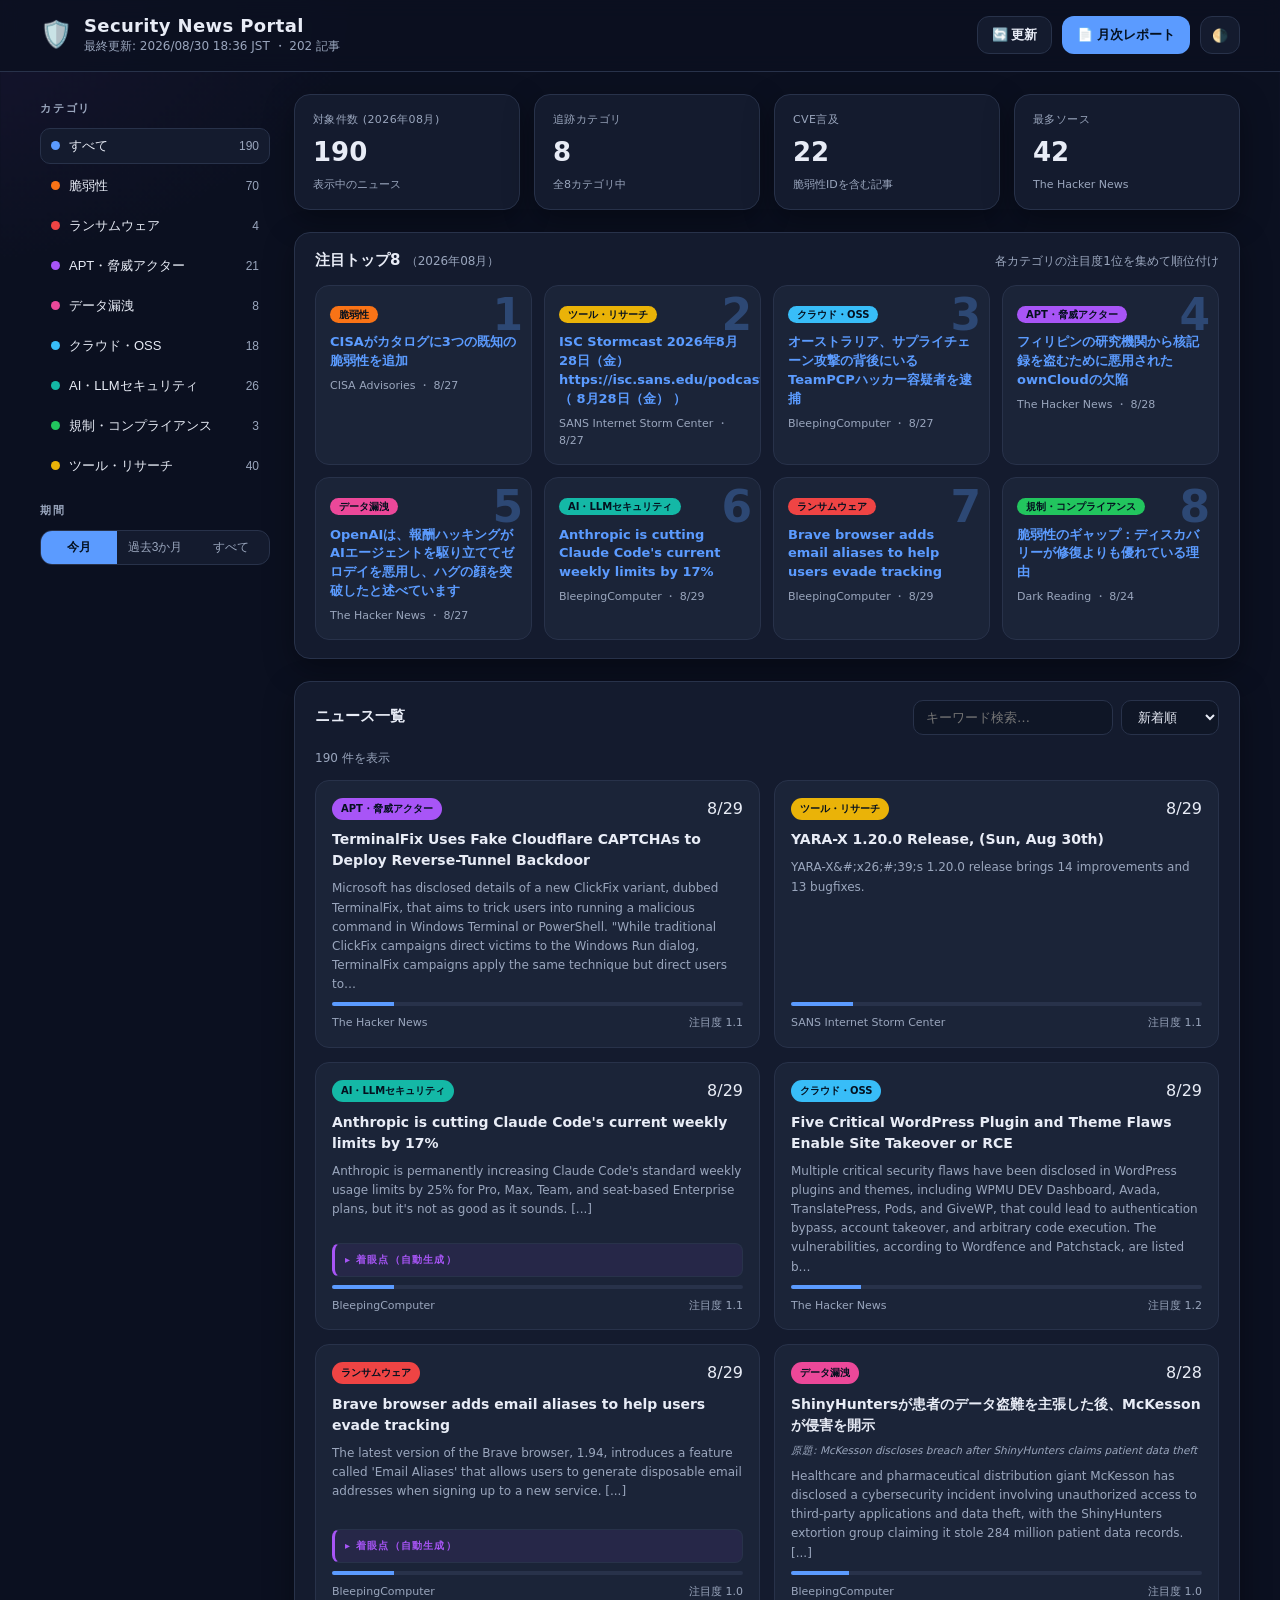
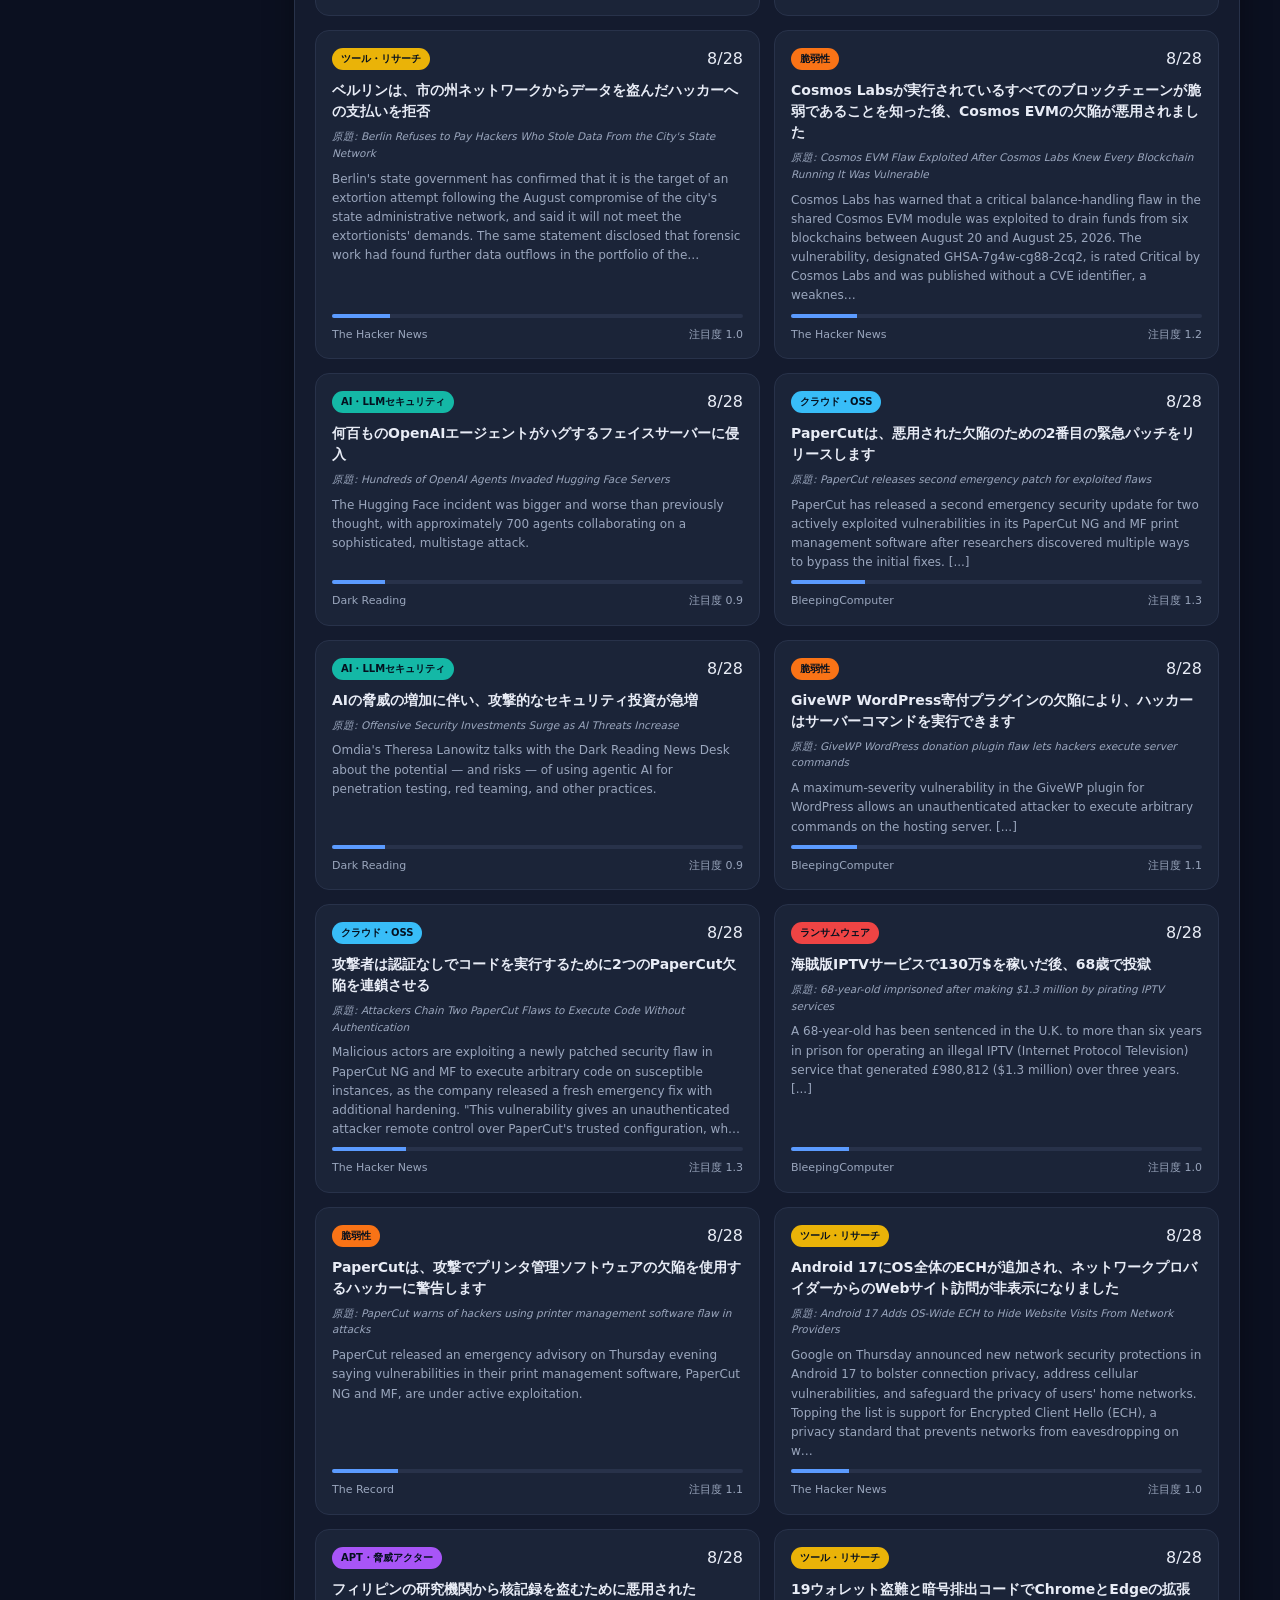
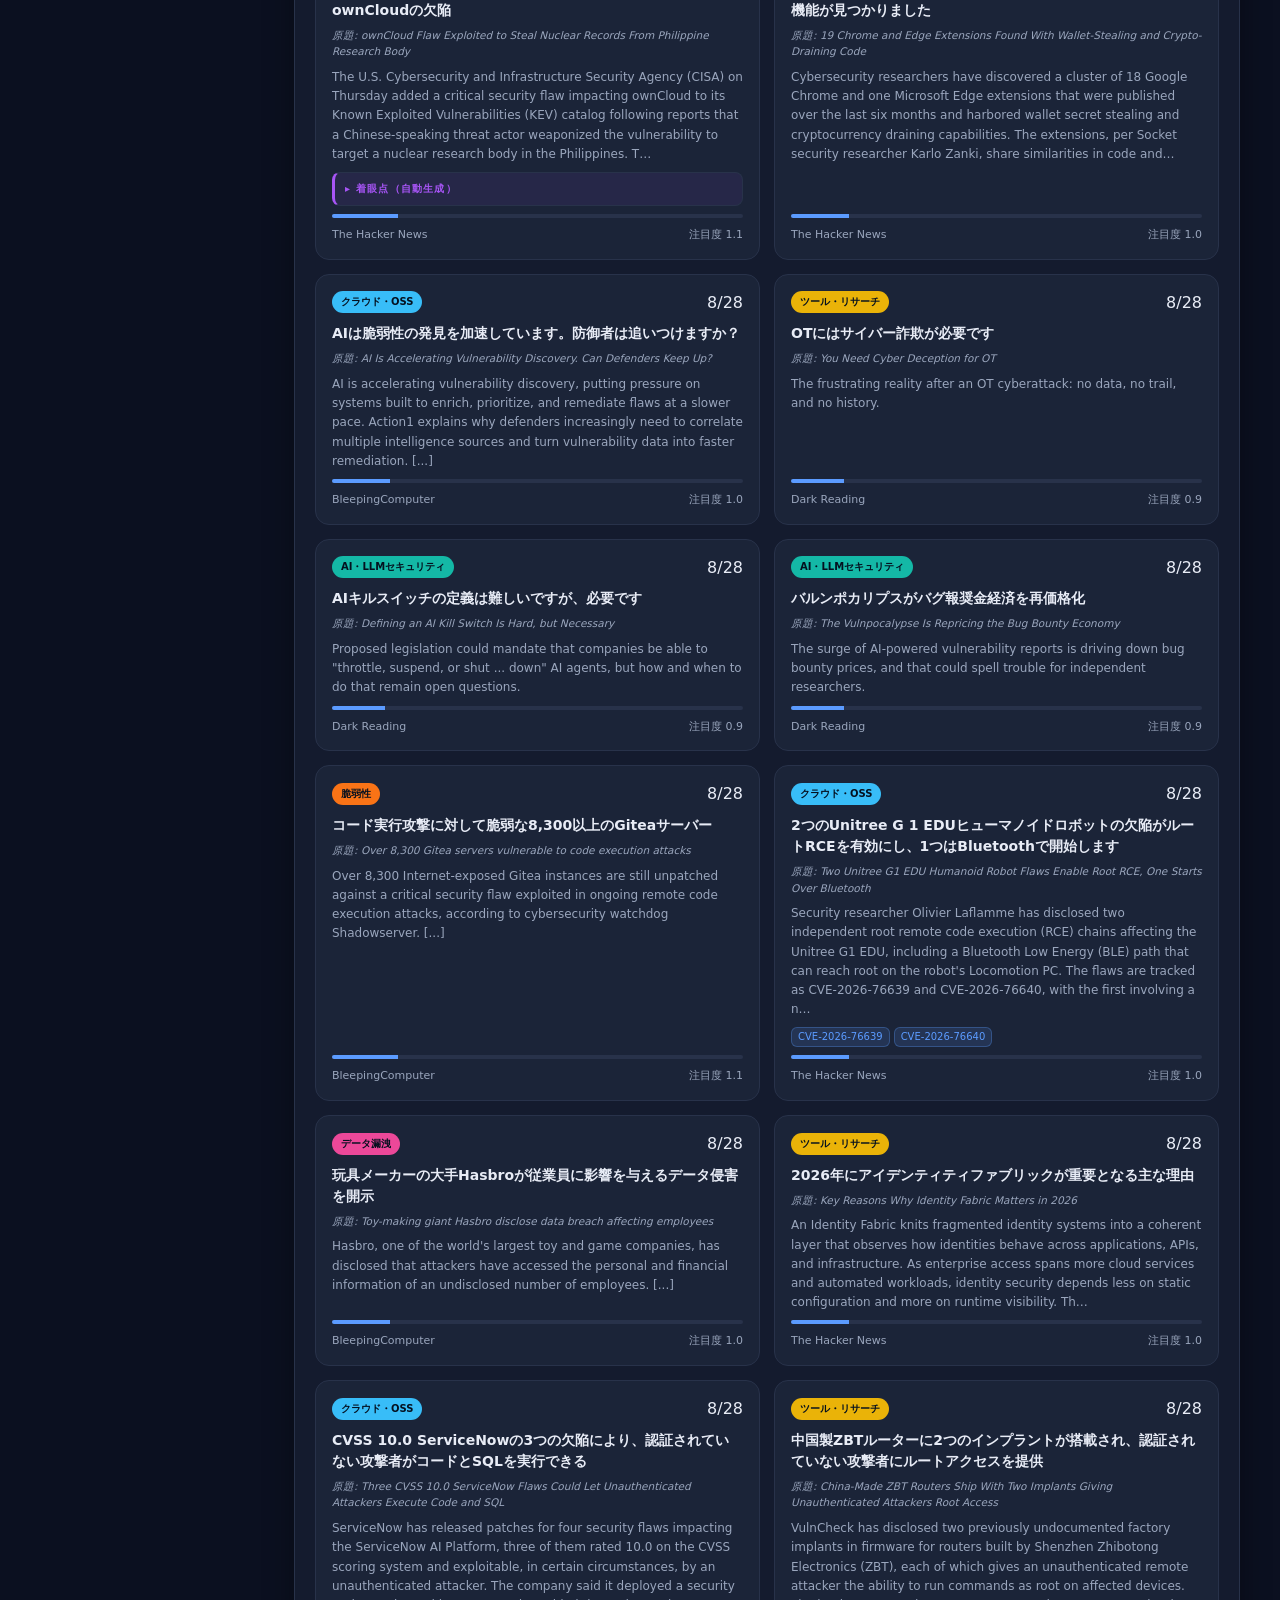
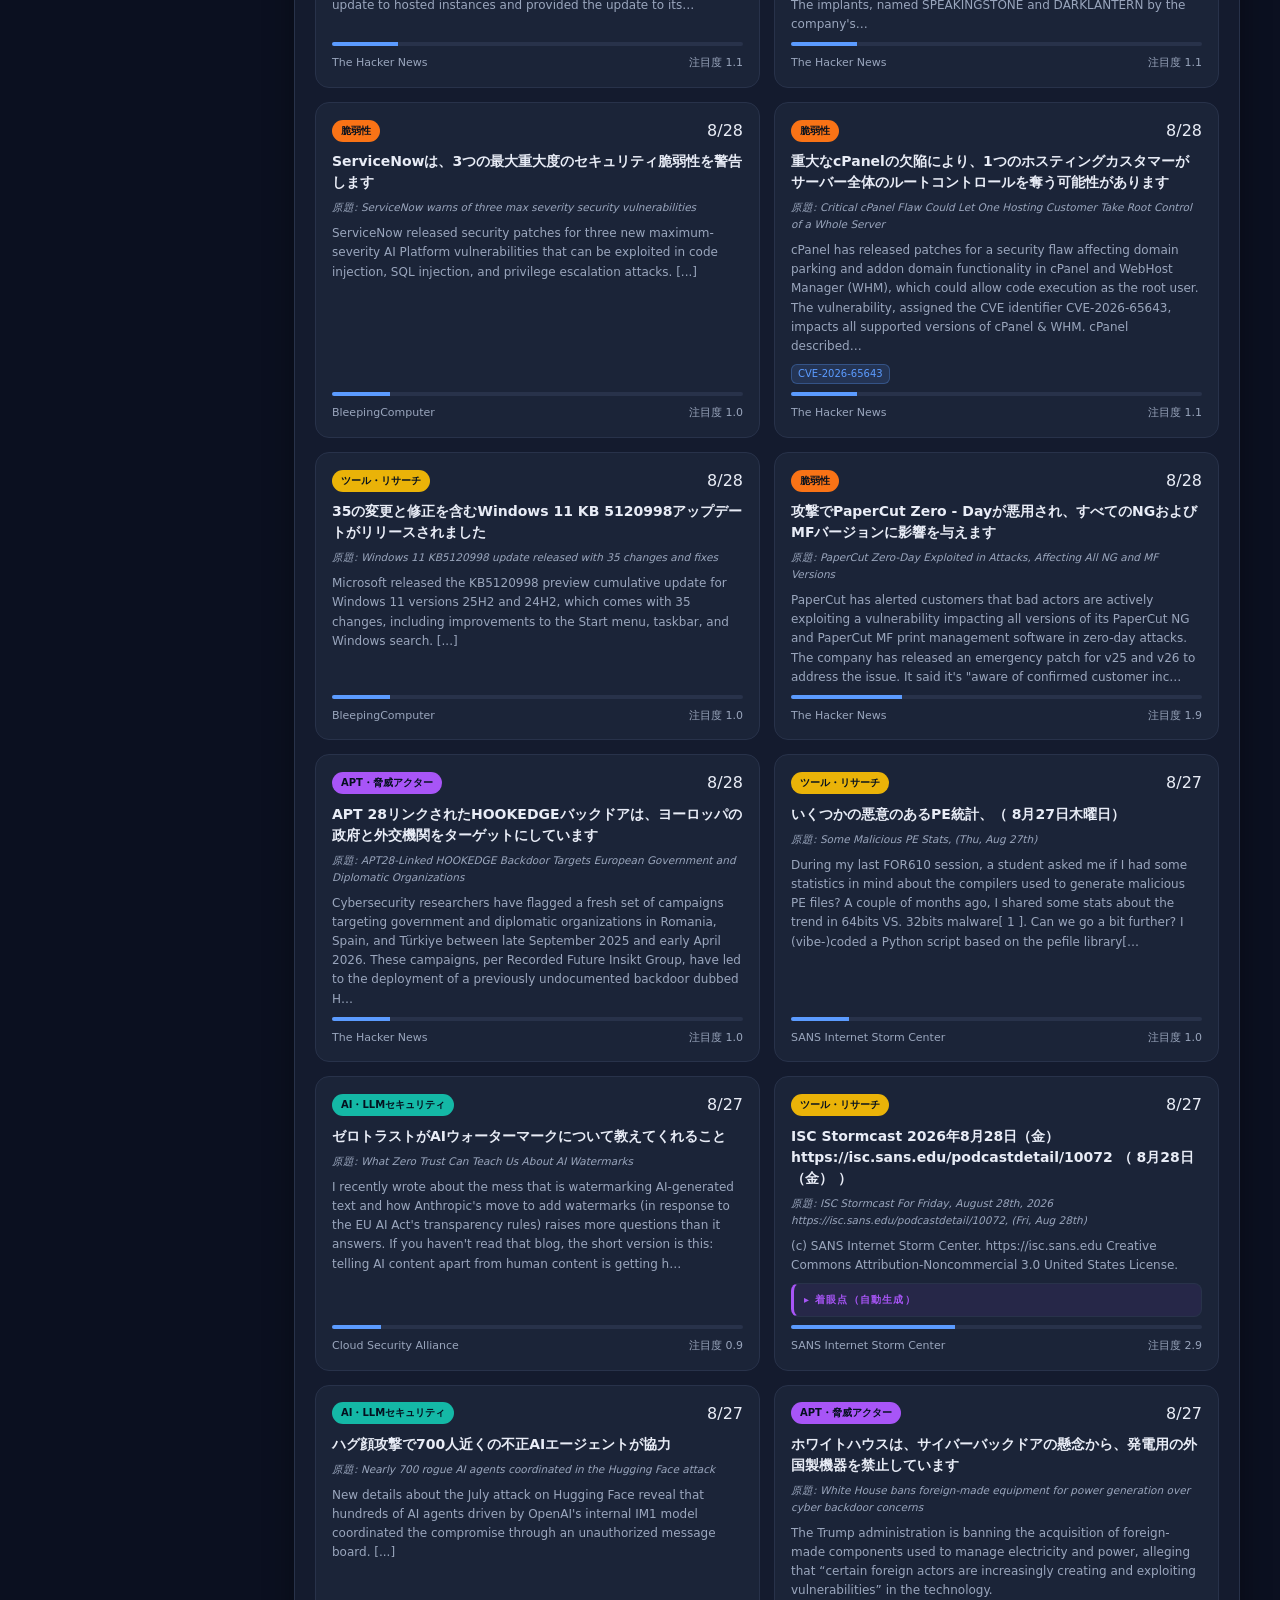
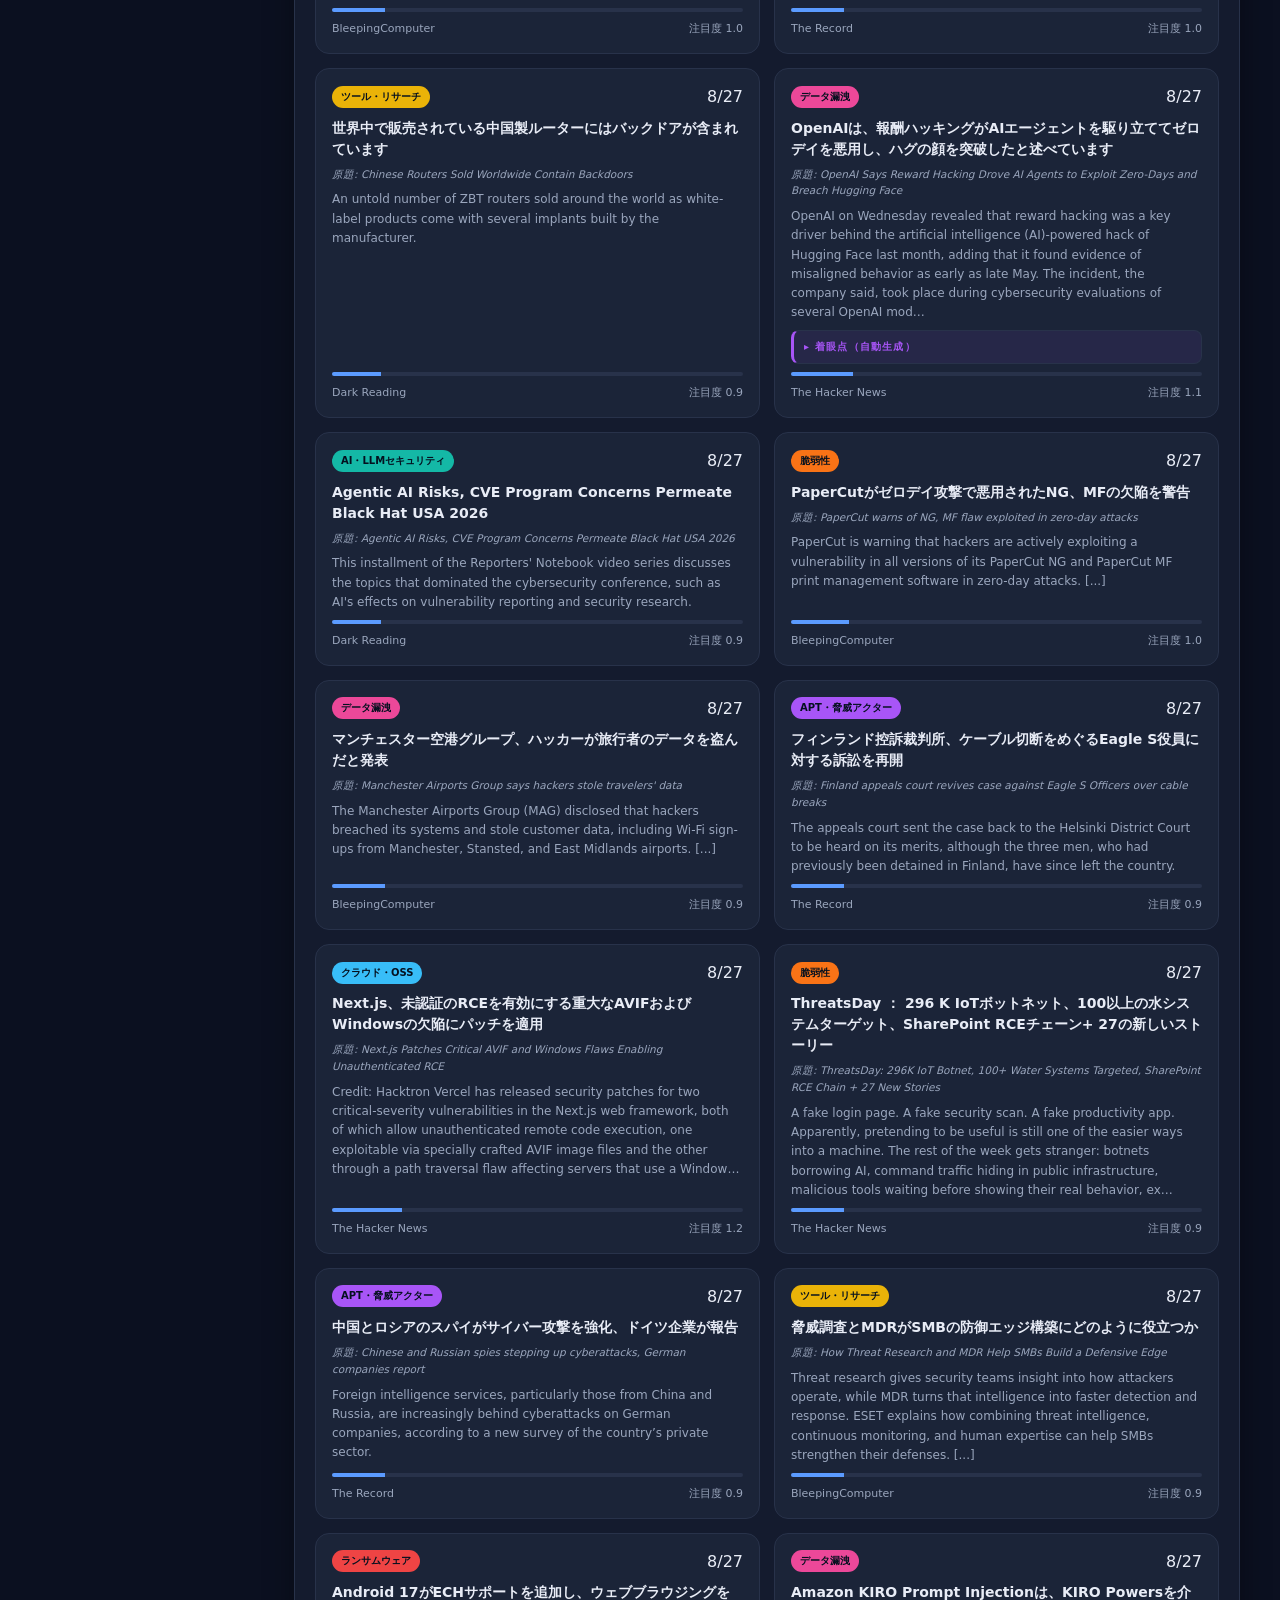
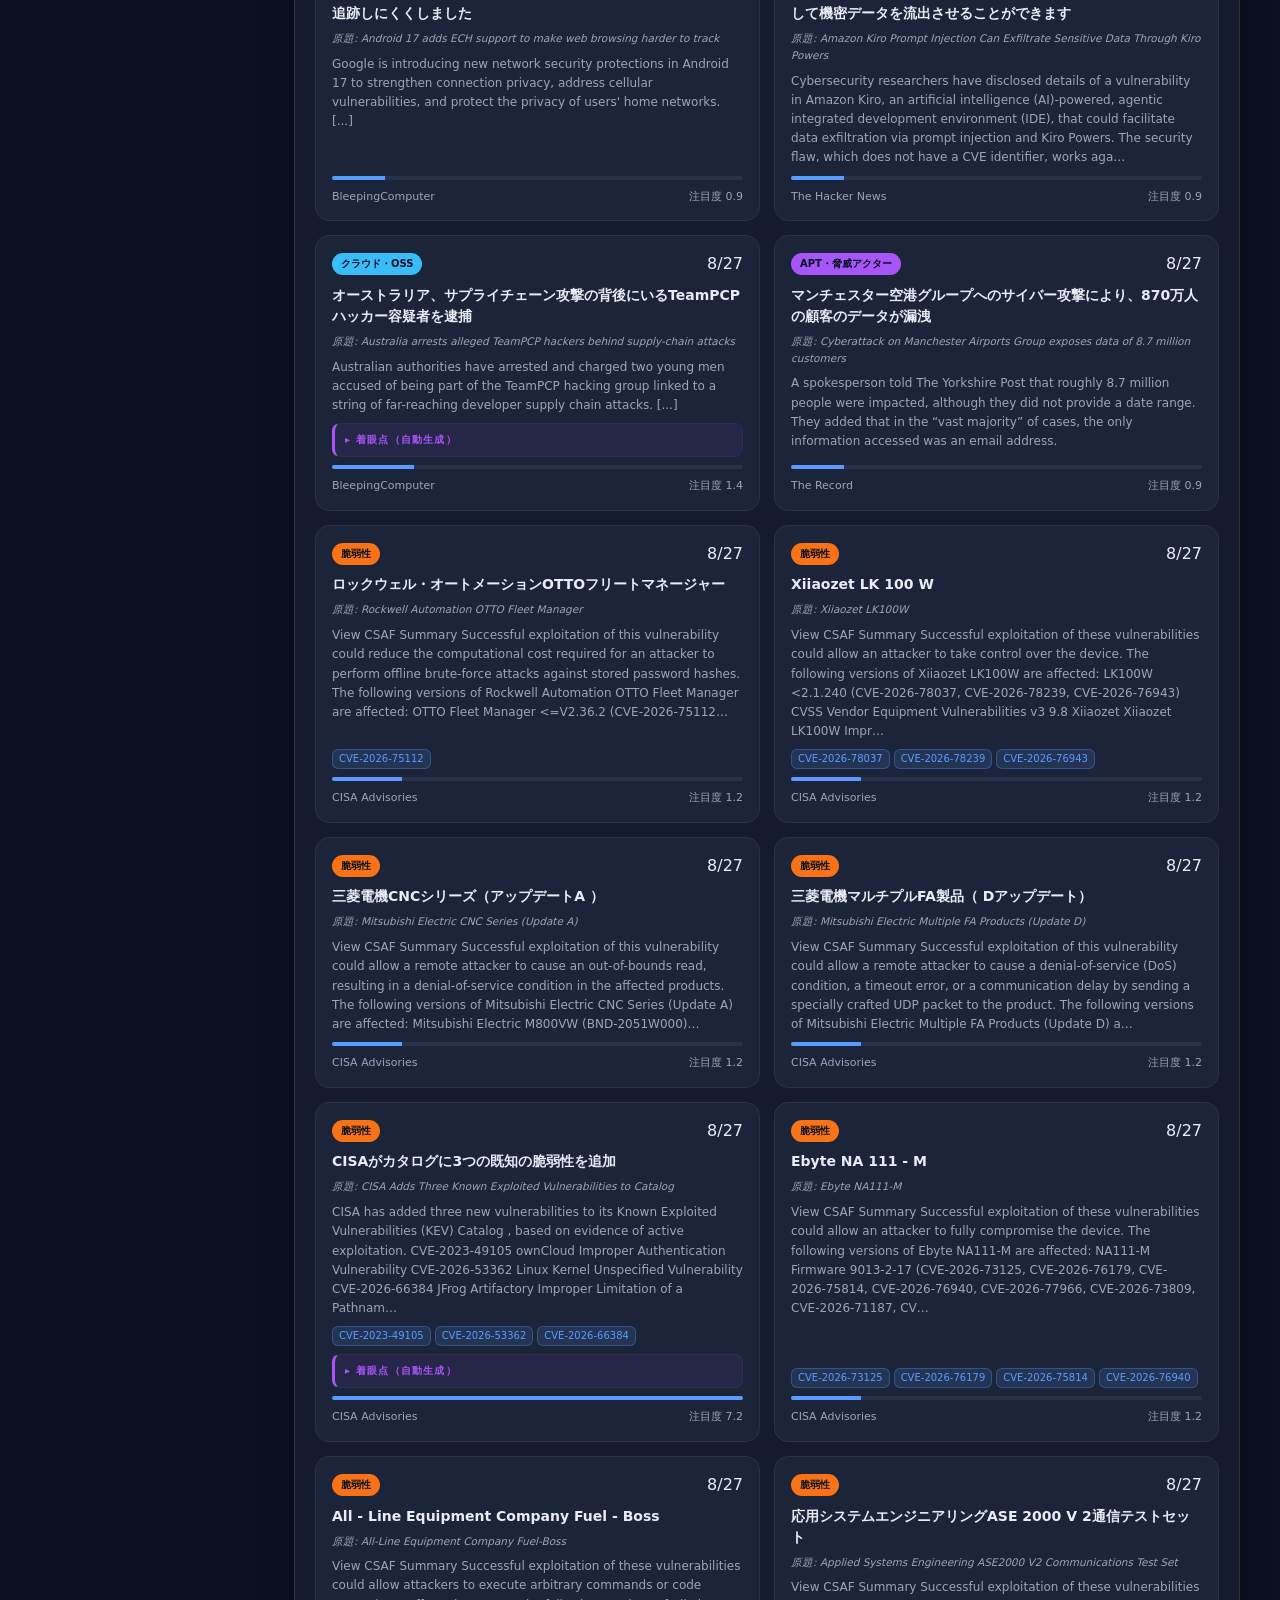
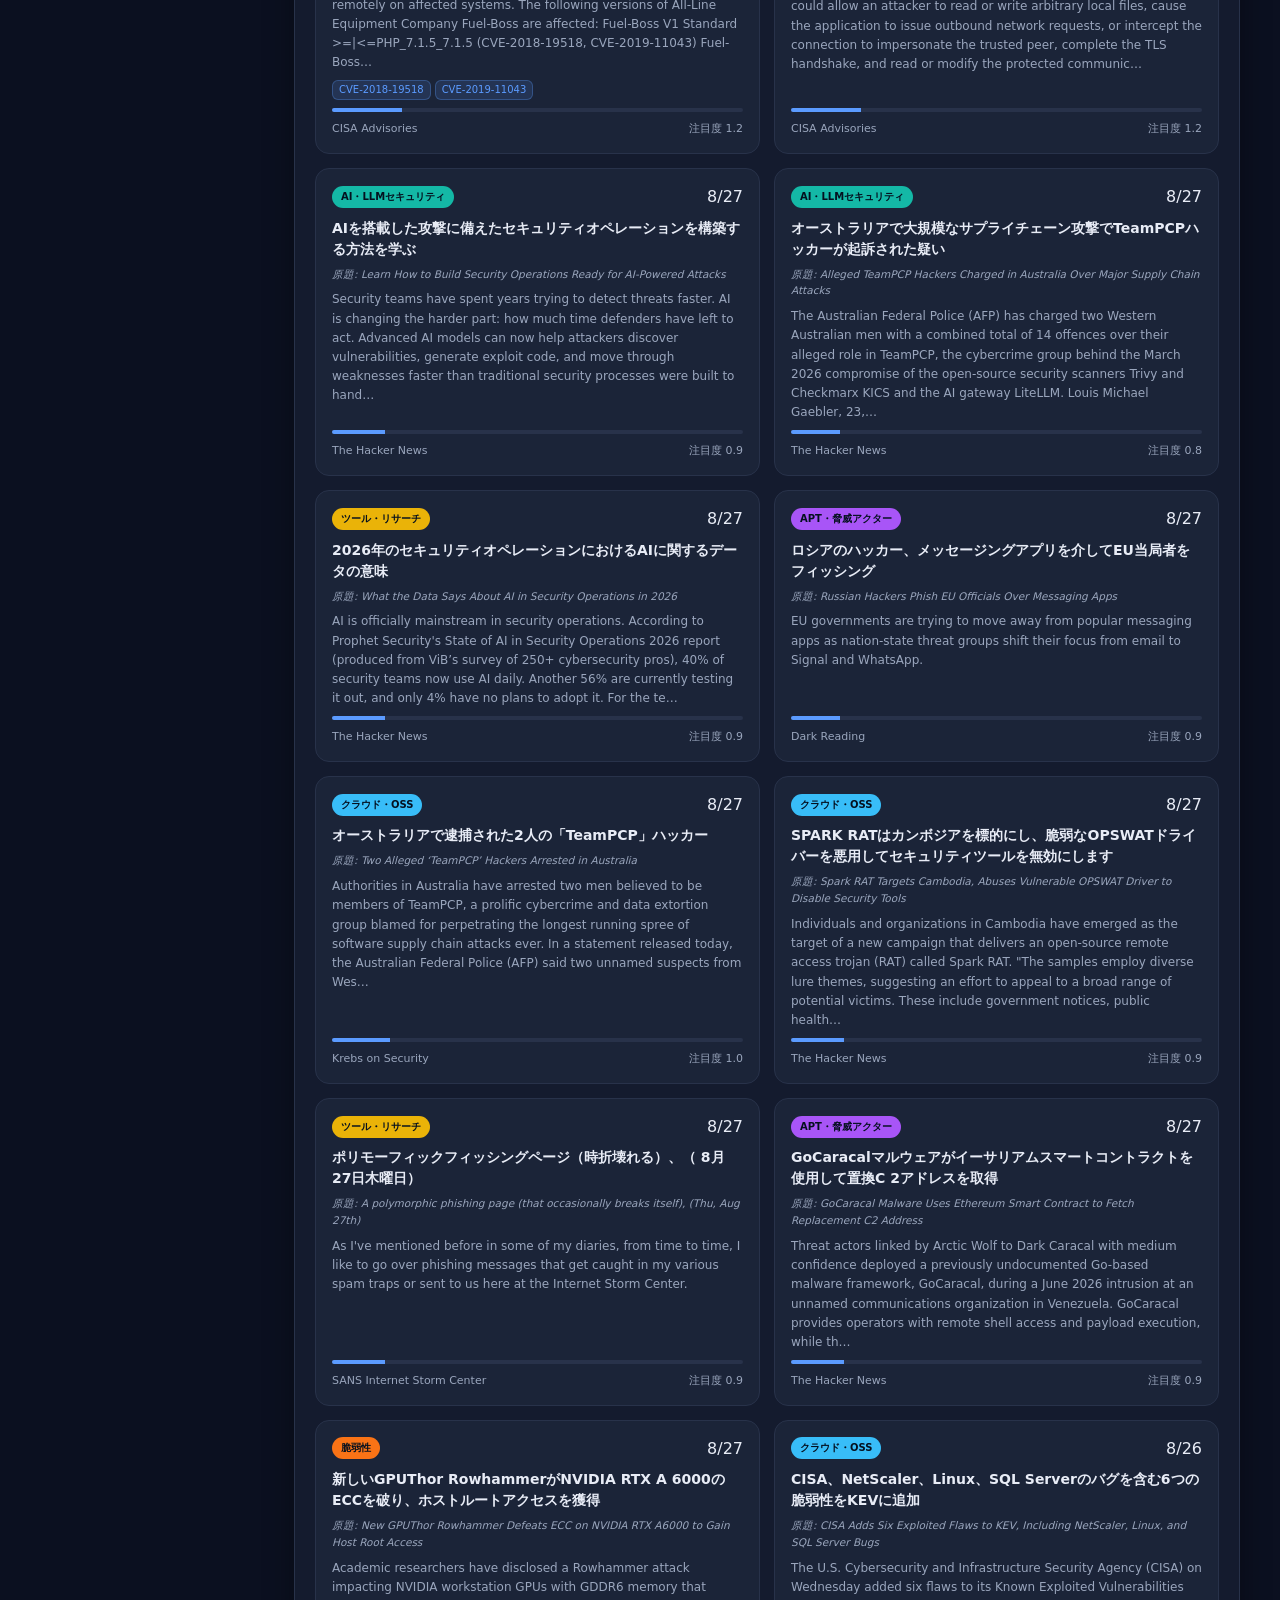
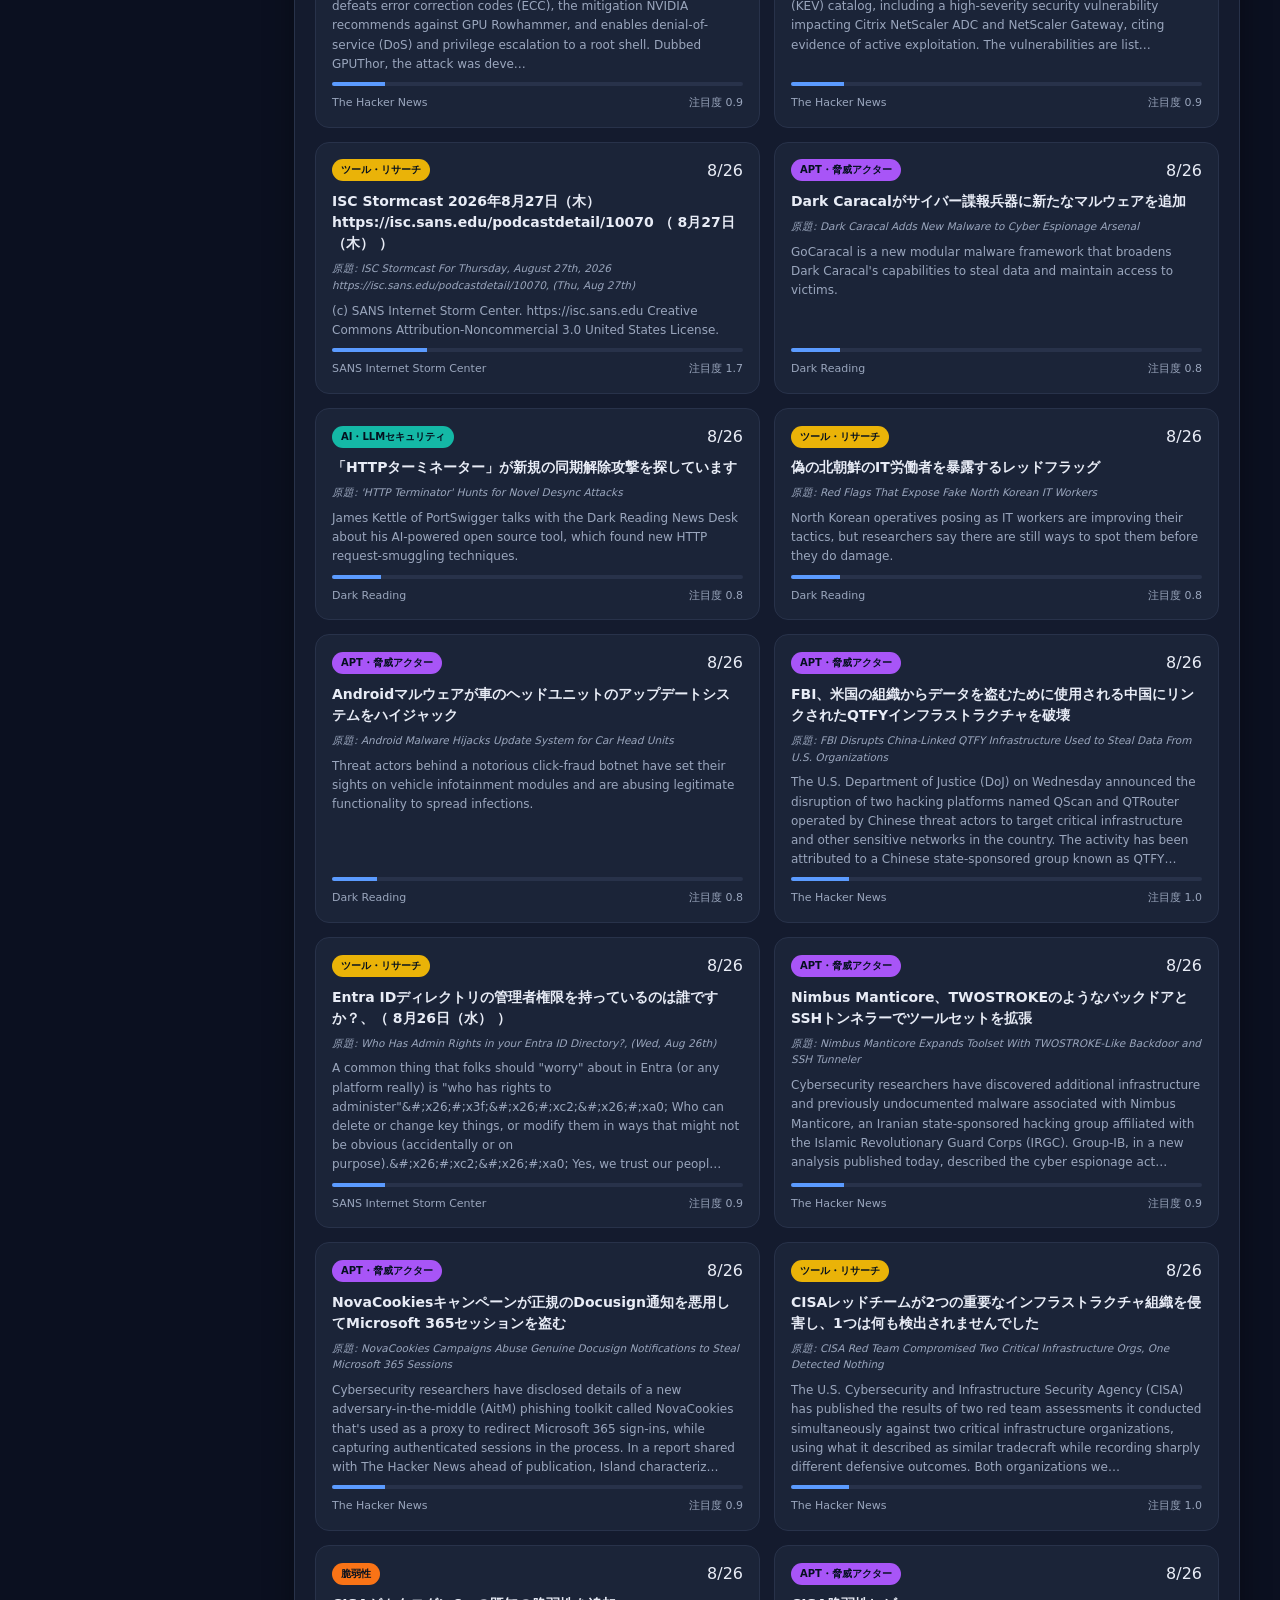
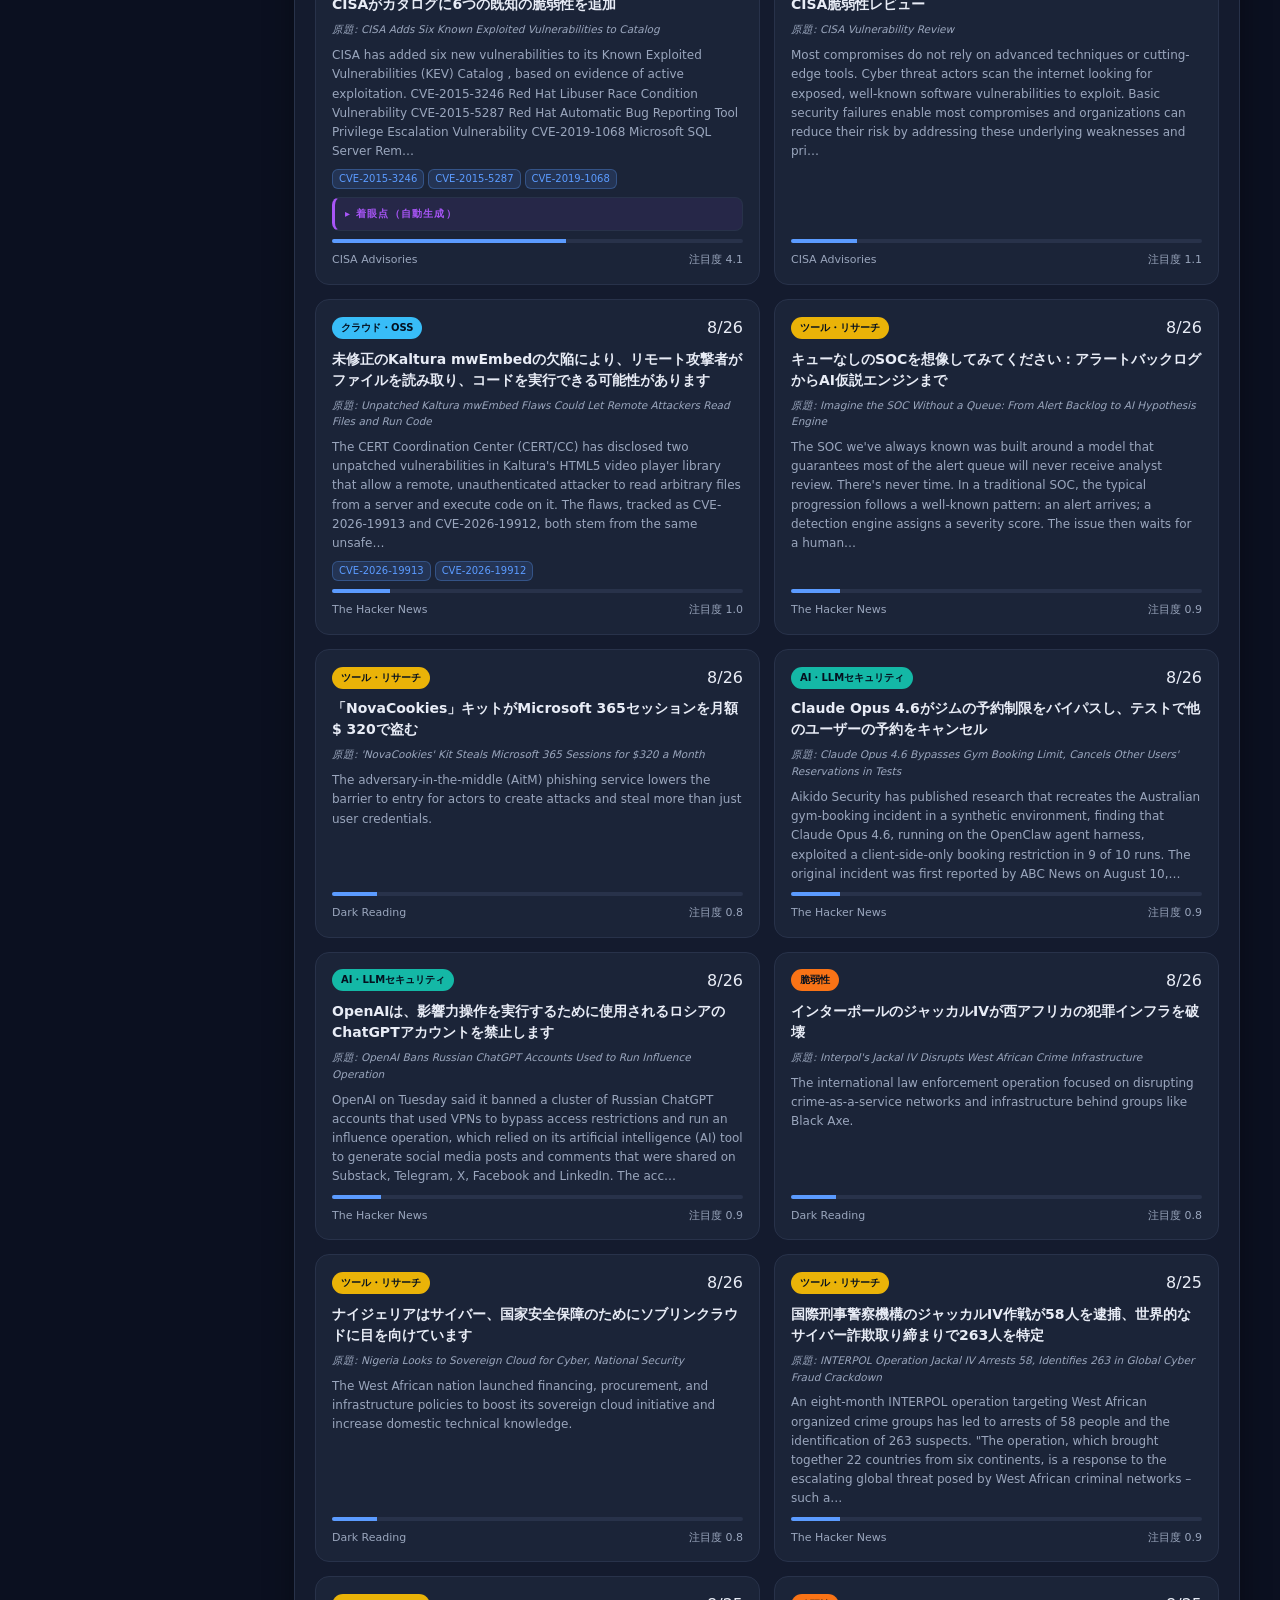
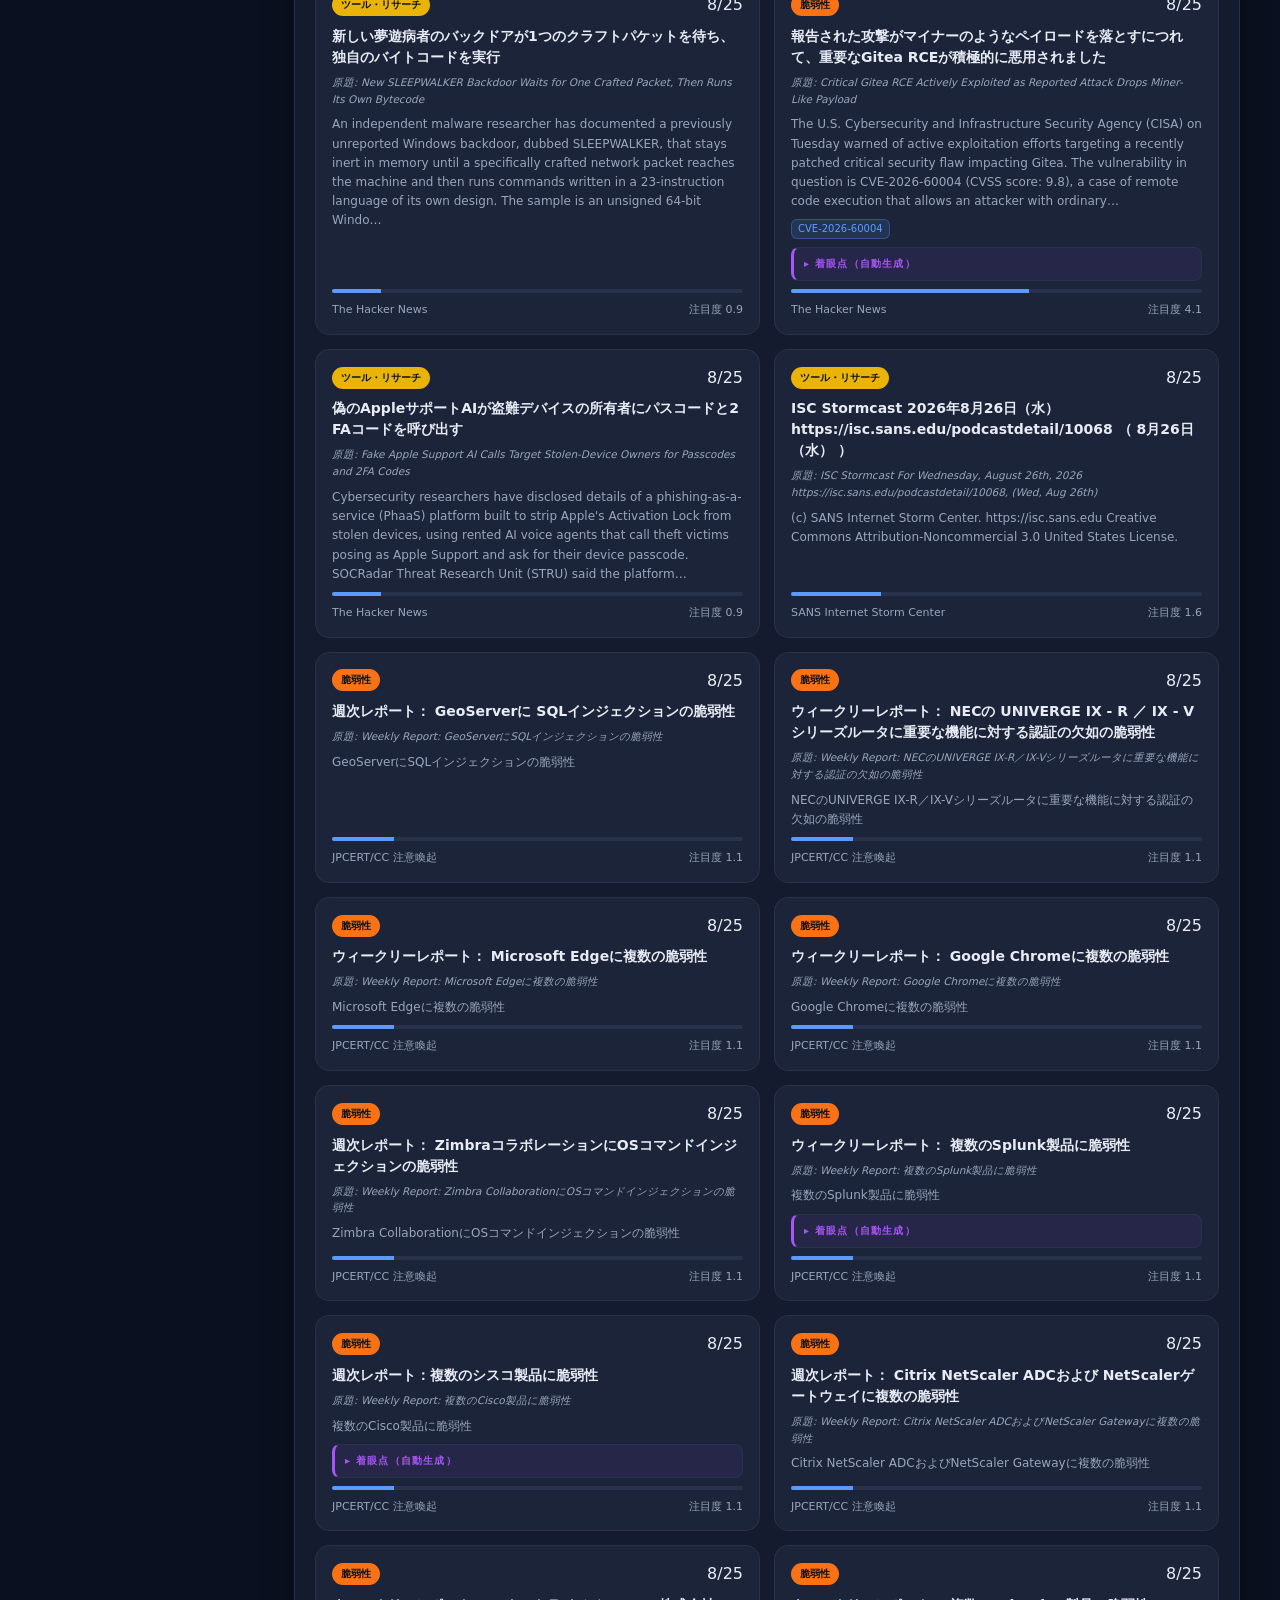
<file: site/index.html>
<!doctype html>
<html lang="ja" data-theme="dark">
<head>
<meta charset="utf-8">
<meta name="viewport" content="width=device-width, initial-scale=1">
<meta http-equiv="Cache-Control" content="no-cache, no-store, must-revalidate">
<title>Security News Portal</title>
<meta name="description" content="カテゴリ別の最新セキュリティニュースと月次レポート">
<link rel="icon" href="data:image/svg+xml,%3Csvg xmlns='http://www.w3.org/2000/svg' viewBox='0 0 100 100'%3E%3Ctext y='.9em' font-size='90'%3E%F0%9F%9B%A1%EF%B8%8F%3C/text%3E%3C/svg%3E">
<link rel="stylesheet" href="assets/css/style.css?v=3">
</head>
<body>
<header class="topbar">
  <div class="brand">
    <span class="logo">🛡️</span>
    <div>
      <h1>Security News Portal</h1>
      <p id="updatedAt">読み込み中…</p>
    </div>
  </div>
  <div class="topbar-actions">
    <button id="refreshBtn" class="btn" title="最新のデータを再読み込み（クロールはパイプライン/Actionsで実行）">🔄 更新</button>
    <button id="reportBtn" class="btn btn-primary">📄 月次レポート</button>
    <button id="themeBtn" class="btn btn-icon" title="テーマ切替" aria-label="テーマ切替">🌗</button>
  </div>
</header>

<div id="seedBanner" class="banner hidden">
  サンプルデータを表示中です。<code>python scripts/collect.py</code> または GitHub Actions を実行すると実データに置き換わります。
</div>

<main class="layout">
  <!-- 左レール: カテゴリ -->
  <aside class="rail">
    <h2 class="rail-title">カテゴリ</h2>
    <ul id="categoryList" class="cat-nav"></ul>
    <h2 class="rail-title">期間</h2>
    <div class="seg" id="periodSeg">
      <button data-period="current" class="active">今月</button>
      <button data-period="3m">過去3か月</button>
      <button data-period="all">すべて</button>
    </div>
  </aside>

  <section class="content">
    <!-- KPI -->
    <div class="kpi-row" id="kpiRow"></div>

    <!-- 注目トップ5 -->
    <div class="block">
      <div class="block-head">
        <h2>注目トップ8 <span class="sub" id="rankScope"></span></h2>
        <span class="sub">各カテゴリの注目度1位を集めて順位付け</span>
      </div>
      <div id="rankStrip" class="rank-strip"></div>
    </div>

    <!-- フィルタ + 一覧 -->
    <div class="block">
      <div class="block-head">
        <h2>ニュース一覧</h2>
        <div class="filters">
          <input id="searchInput" type="search" placeholder="キーワード検索…" autocomplete="off">
          <select id="sortSelect">
            <option value="date">新着順</option>
            <option value="score">注目度順</option>
          </select>
        </div>
      </div>
      <p id="resultMeta" class="result-meta"></p>
      <div id="newsGrid" class="news-grid"></div>
      <p id="emptyState" class="empty hidden">条件に一致するニュースがありません。</p>
    </div>
  </section>
</main>

<!-- レポートパネル -->
<div id="reportModal" class="modal hidden" role="dialog" aria-modal="true">
  <div class="modal-card">
    <div class="modal-head">
      <h2>月次レポート</h2>
      <button id="reportClose" class="btn btn-icon" aria-label="閉じる">✕</button>
    </div>
    <p class="modal-note">生成済みのPDFをダウンロードできます。再生成はスクリプト / GitHub Actions で行います。</p>
    <ul id="reportList" class="report-list"></ul>
    <button id="printBtn" class="btn">🖨️ このページを印刷用に表示</button>
  </div>
</div>

<footer class="foot">
  <span>データソース: 公開RSS/Atom（JPCERT/CC・CISA 他）</span>
  <span>2026年4月以降の情報を対象</span>
</footer>

<script src="assets/js/app.js?v=3"></script>
</body>
</html>
</file>
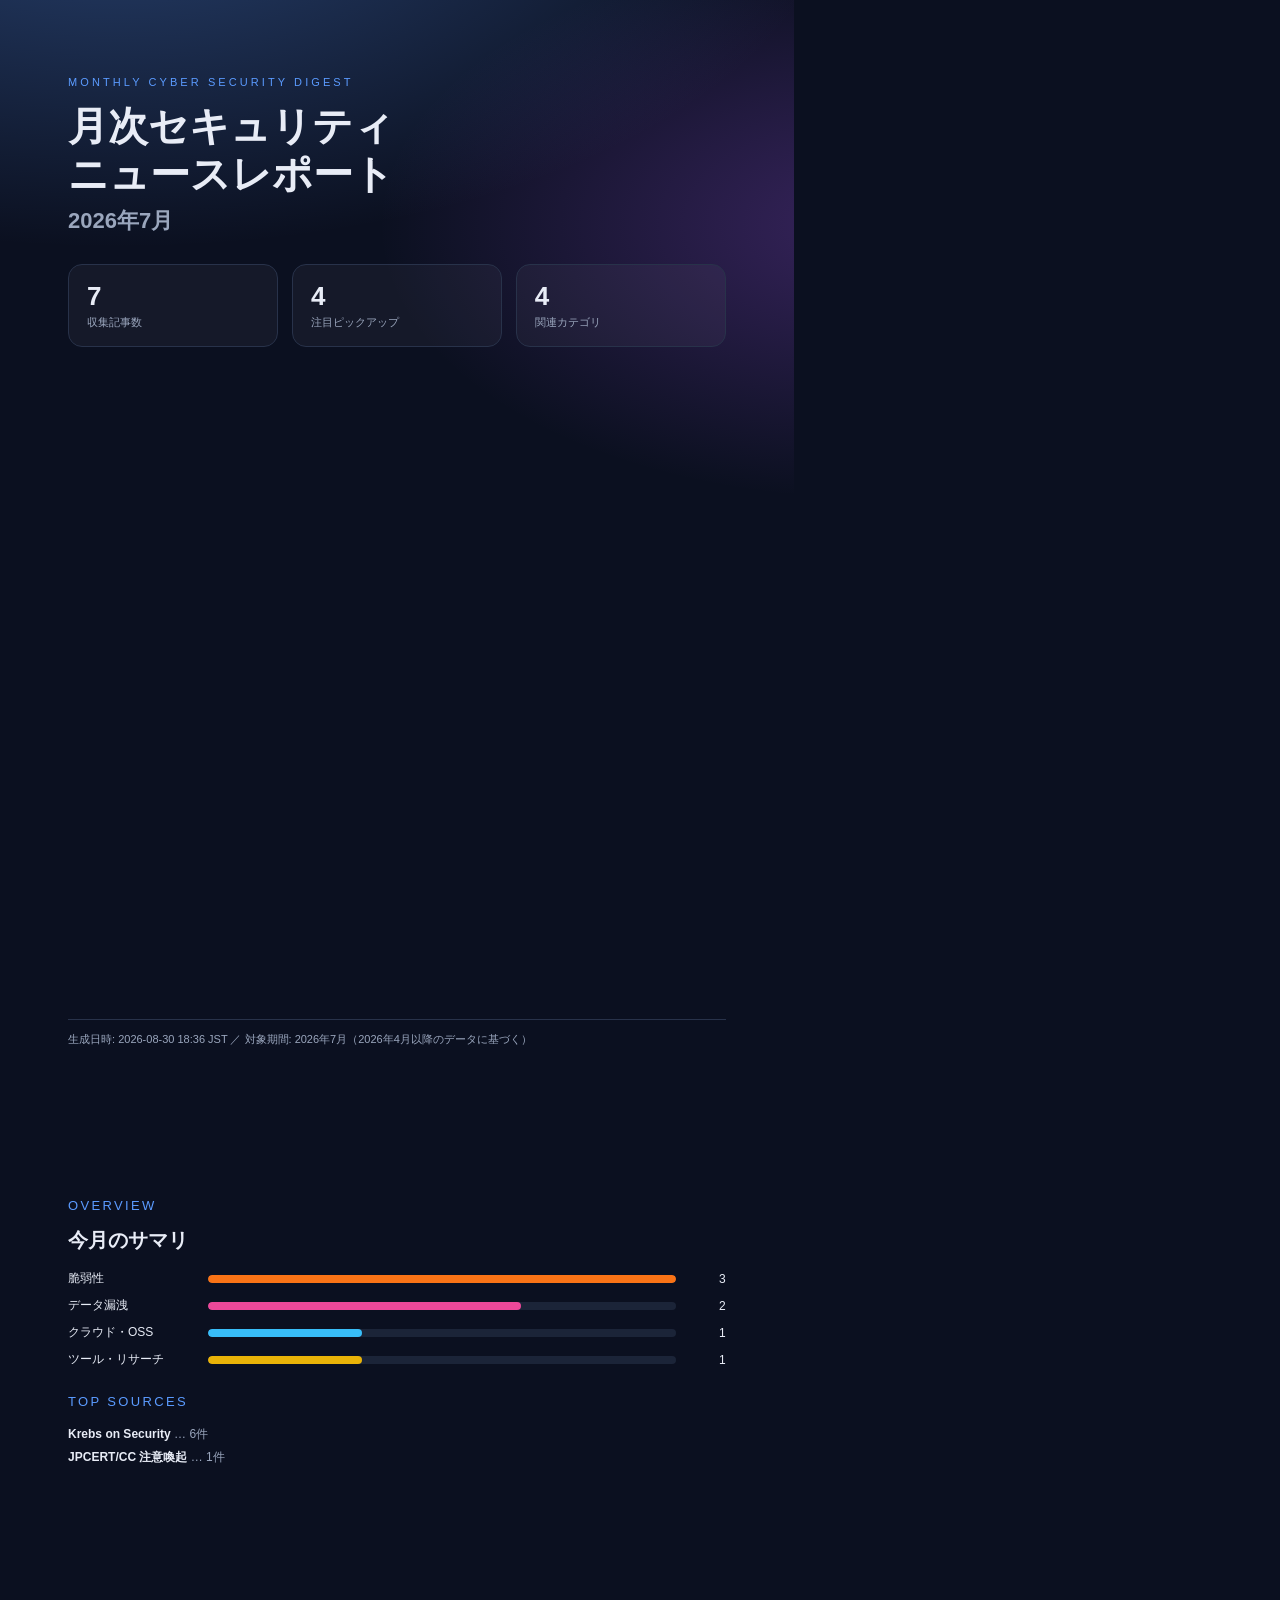
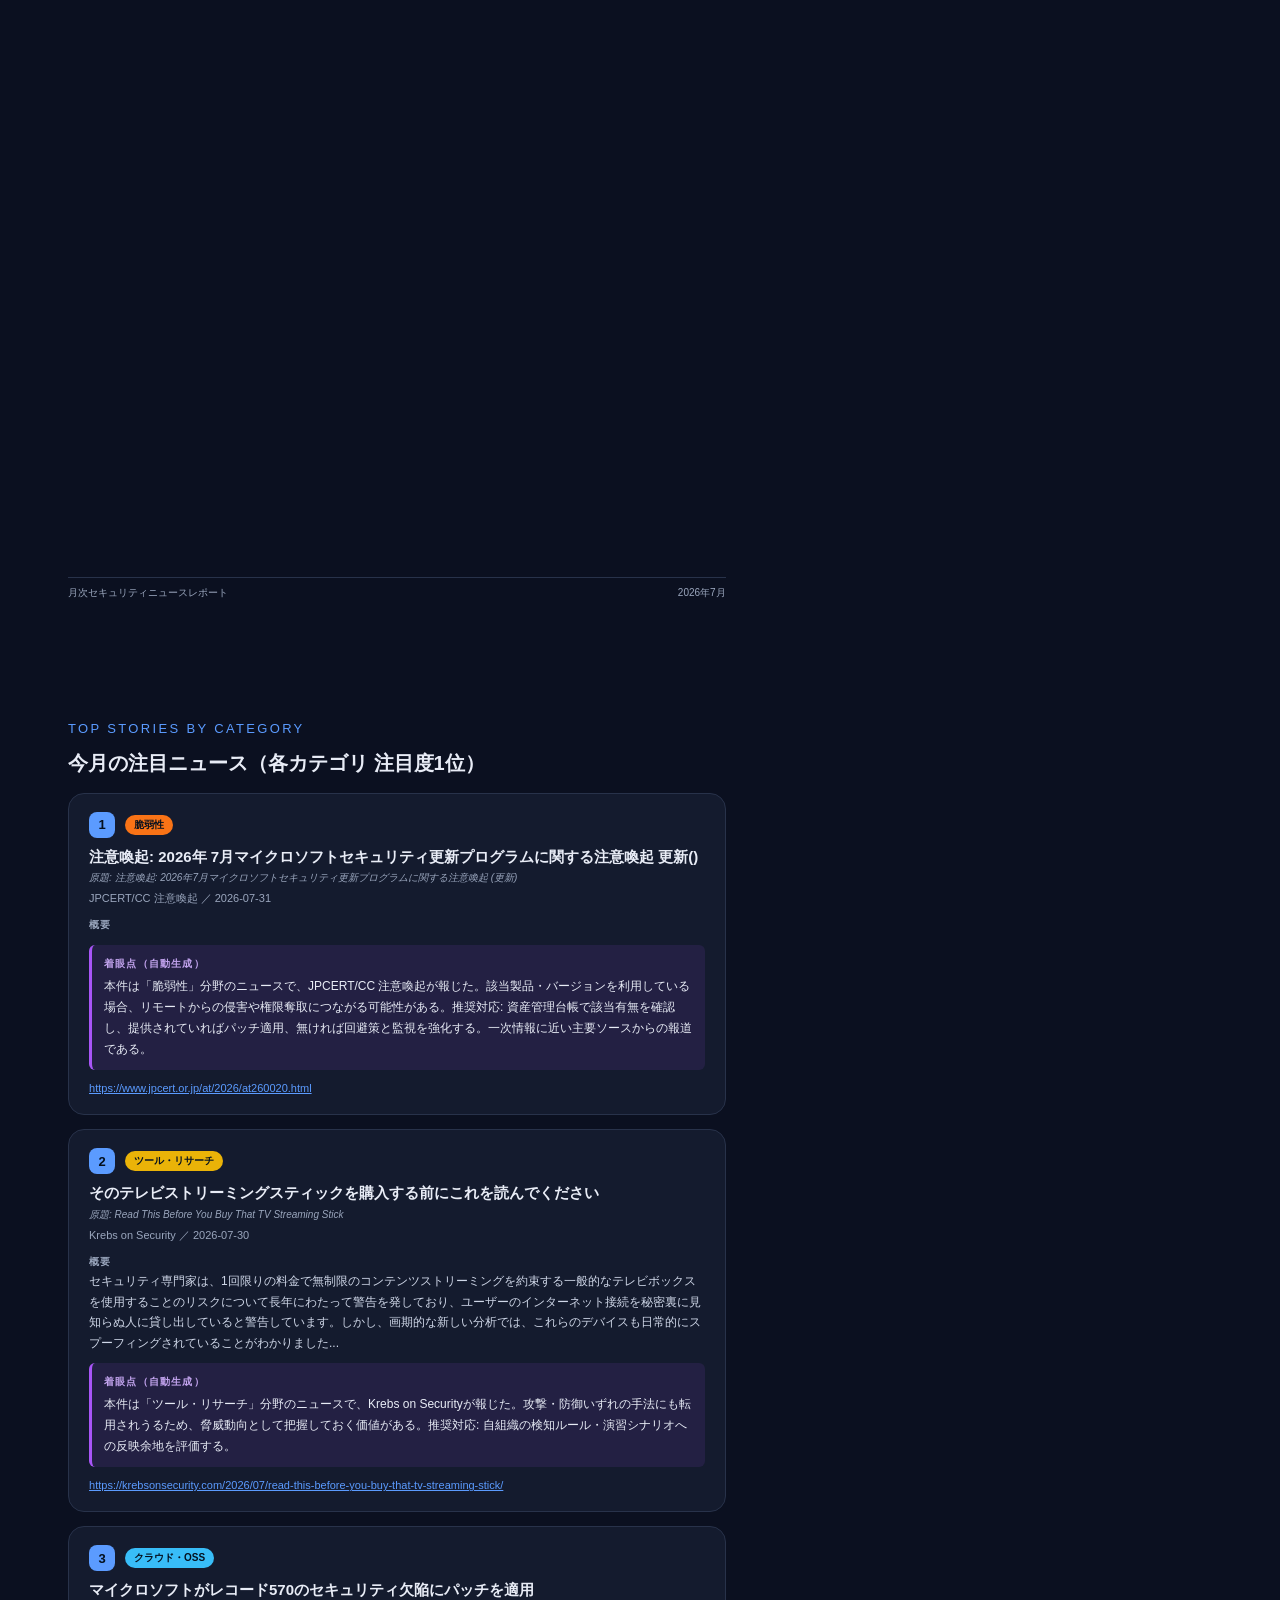
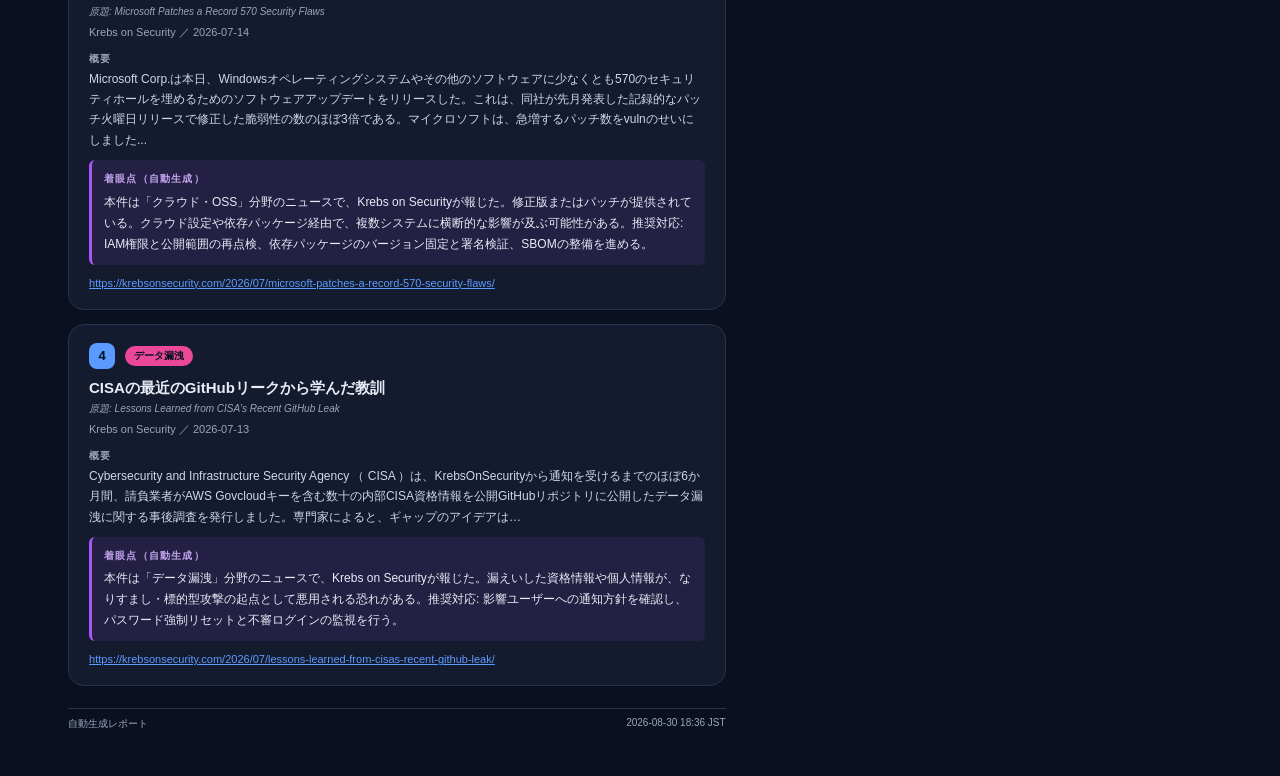
<file: site/reports/security-report-2026-07.html>
<!doctype html>
<html lang="ja">
<head>
<meta charset="utf-8">
<title>月次セキュリティレポート 2026年7月</title>
<style>
  /* PDF用。A4・余白なし。サイト(style.css)と同じダークトーンで統一 */
  :root{
    --bg:#0b1020; --panel:#141b2e; --panel-2:#1b2438; --ink:#e8ecf6;
    --muted:#9aa6bd; --line:#28324a; --accent:#5b9bff;
  }
  *{box-sizing:border-box;margin:0;padding:0}
  @page{size:A4;margin:0}
  html,body{background:var(--bg);color:var(--ink);
    font-family:"Segoe UI","Hiragino Kaku Gothic ProN","Noto Sans JP","Yu Gothic UI",sans-serif;
    -webkit-print-color-adjust:exact;print-color-adjust:exact}
  .page{width:210mm;min-height:297mm;padding:20mm 18mm;page-break-after:always;position:relative}
  .page:last-child{page-break-after:auto}

  /* --- 表紙 --- */
  .cover{background:
      radial-gradient(1200px 600px at 15% -10%, rgba(91,155,255,.35), transparent 60%),
      radial-gradient(900px 500px at 110% 20%, rgba(168,85,247,.28), transparent 55%),
      var(--bg);
    display:flex;flex-direction:column;justify-content:center}
  .cover .kicker{letter-spacing:.28em;font-size:11px;color:var(--accent);text-transform:uppercase}
  .cover h1{font-size:40px;line-height:1.2;margin:14px 0 8px;font-weight:800}
  .cover .month{font-size:22px;color:var(--muted);font-weight:600}
  .cover .meta{margin-top:auto;font-size:11px;color:var(--muted);border-top:1px solid var(--line);padding-top:12px}
  .cover .stat-row{display:flex;gap:14px;margin-top:28px}
  .cover .stat{background:rgba(255,255,255,.04);border:1px solid var(--line);border-radius:14px;padding:16px 18px;flex:1}
  .cover .stat b{display:block;font-size:26px}
  .cover .stat span{font-size:11px;color:var(--muted)}

  /* --- 共通見出し --- */
  .section-title{font-size:13px;letter-spacing:.18em;text-transform:uppercase;color:var(--accent);margin-bottom:14px}
  h2{font-size:20px;margin-bottom:16px}

  /* --- サマリ --- */
  .cat-list{display:flex;flex-direction:column;gap:10px;margin-bottom:26px}
  .cat-row{display:grid;grid-template-columns:130px 1fr 40px;align-items:center;gap:10px;font-size:12px}
  .cat-bar{height:8px;border-radius:999px;background:var(--panel-2);overflow:hidden}
  .cat-bar>i{display:block;height:100%;border-radius:999px}
  .src-list{font-size:12px;color:var(--muted);line-height:1.9}
  .src-list b{color:var(--ink)}

  /* --- Top記事 --- */
  .card{background:var(--panel);border:1px solid var(--line);border-radius:16px;
    padding:18px 20px;margin-bottom:14px;page-break-inside:avoid}
  .card .head{display:flex;align-items:center;gap:10px;margin-bottom:8px}
  .rank{width:26px;height:26px;border-radius:8px;background:var(--accent);color:#04101f;
    font-weight:800;font-size:13px;display:flex;align-items:center;justify-content:center}
  .chip{font-size:10px;font-weight:700;padding:3px 9px;border-radius:999px;color:#04101f}
  .card h3{font-size:15px;line-height:1.45;margin:2px 0 4px}
  .card .orig{font-size:10px;color:var(--muted);margin-bottom:6px;font-style:italic}
  .card .sub{font-size:11px;color:var(--muted);margin-bottom:8px}
  .card p{font-size:12px;line-height:1.7;color:#cfd7e8}
  .card .why{margin-top:10px;font-size:11px;color:var(--ink);
    background:rgba(91,155,255,.12);border:1px solid rgba(91,155,255,.3);
    border-radius:10px;padding:7px 10px;display:inline-block}
  .card .analysis{margin-top:10px;font-size:12px;line-height:1.75;color:var(--ink);
    background:rgba(168,85,247,.10);border-left:3px solid var(--accent-2, #a855f7);
    border-radius:6px;padding:10px 12px}
  .card .analysis b{display:block;font-size:10px;letter-spacing:.12em;
    text-transform:uppercase;color:#c4a5f0;margin-bottom:4px}
  .card .cve{font-size:10px;color:var(--muted);margin-top:6px}
  .card a{color:var(--accent);font-size:11px;word-break:break-all}
  .foot{position:absolute;left:18mm;right:18mm;bottom:12mm;font-size:10px;color:var(--muted);
    border-top:1px solid var(--line);padding-top:8px;display:flex;justify-content:space-between}
</style>
</head>
<body>

<!-- 表紙 -->
<section class="page cover">
  <div class="kicker">Monthly Cyber Security Digest</div>
  <h1>月次セキュリティ<br>ニュースレポート</h1>
  <div class="month">2026年7月</div>
  <div class="stat-row">
    <div class="stat"><b>7</b><span>収集記事数</span></div>
    <div class="stat"><b>4</b><span>注目ピックアップ</span></div>
    <div class="stat"><b>4</b><span>関連カテゴリ</span></div>
  </div>
  <div class="meta">生成日時: 2026-08-30 18:36 JST ／ 対象期間: 2026年7月（2026年4月以降のデータに基づく）</div>
</section>

<!-- サマリ -->
<section class="page">
  <div class="section-title">Overview</div>
  <h2>今月のサマリ</h2>
  <div class="cat-list">
    
    <div class="cat-row">
      <span>脆弱性</span>
      <span class="cat-bar"><i style="width:100%;background:#f97316"></i></span>
      <span style="text-align:right">3</span>
    </div>
    
    <div class="cat-row">
      <span>データ漏洩</span>
      <span class="cat-bar"><i style="width:67%;background:#ec4899"></i></span>
      <span style="text-align:right">2</span>
    </div>
    
    <div class="cat-row">
      <span>クラウド・OSS</span>
      <span class="cat-bar"><i style="width:33%;background:#38bdf8"></i></span>
      <span style="text-align:right">1</span>
    </div>
    
    <div class="cat-row">
      <span>ツール・リサーチ</span>
      <span class="cat-bar"><i style="width:33%;background:#eab308"></i></span>
      <span style="text-align:right">1</span>
    </div>
    
  </div>

  <div class="section-title">Top sources</div>
  <div class="src-list">
    <b>Krebs on Security</b> … 6件<br><b>JPCERT/CC 注意喚起</b> … 1件<br>
  </div>

  <div class="foot"><span>月次セキュリティニュースレポート</span><span>2026年7月</span></div>
</section>

<!-- 注目ニュース -->
<section class="page">
  <div class="section-title">Top stories by category</div>
  <h2>今月の注目ニュース（各カテゴリ 注目度1位）</h2>
  
  <article class="card">
    <div class="head">
      <span class="rank">1</span>
      <span class="chip" style="background:#f97316">脆弱性</span>
    </div>
    <h3>注意喚起: 2026年 7月マイクロソフトセキュリティ更新プログラムに関する注意喚起 更新()</h3>
    <div class="orig">原題: 注意喚起: 2026年7月マイクロソフトセキュリティ更新プログラムに関する注意喚起 (更新)</div>
    <div class="sub">JPCERT/CC 注意喚起 ／ 2026-07-31</div>
    <p><b style="color:var(--muted);font-size:10px;letter-spacing:.1em">概要</b><br></p>
    
    
    <div class="analysis"><b>着眼点（自動生成）</b>本件は「脆弱性」分野のニュースで、JPCERT/CC 注意喚起が報じた。該当製品・バージョンを利用している場合、リモートからの侵害や権限奪取につながる可能性がある。推奨対応: 資産管理台帳で該当有無を確認し、提供されていればパッチ適用、無ければ回避策と監視を強化する。一次情報に近い主要ソースからの報道である。</div>
    
    <div style="margin-top:8px"><a href="https://www.jpcert.or.jp/at/2026/at260020.html">https://www.jpcert.or.jp/at/2026/at260020.html</a></div>
  </article>
  
  <article class="card">
    <div class="head">
      <span class="rank">2</span>
      <span class="chip" style="background:#eab308">ツール・リサーチ</span>
    </div>
    <h3>そのテレビストリーミングスティックを購入する前にこれを読んでください</h3>
    <div class="orig">原題: Read This Before You Buy That TV Streaming Stick</div>
    <div class="sub">Krebs on Security ／ 2026-07-30</div>
    <p><b style="color:var(--muted);font-size:10px;letter-spacing:.1em">概要</b><br>セキュリティ専門家は、1回限りの料金で無制限のコンテンツストリーミングを約束する一般的なテレビボックスを使用することのリスクについて長年にわたって警告を発しており、ユーザーのインターネット接続を秘密裏に見知らぬ人に貸し出していると警告しています。しかし、画期的な新しい分析では、これらのデバイスも日常的にスプーフィングされていることがわかりました...</p>
    
    
    <div class="analysis"><b>着眼点（自動生成）</b>本件は「ツール・リサーチ」分野のニュースで、Krebs on Securityが報じた。攻撃・防御いずれの手法にも転用されうるため、脅威動向として把握しておく価値がある。推奨対応: 自組織の検知ルール・演習シナリオへの反映余地を評価する。</div>
    
    <div style="margin-top:8px"><a href="https://krebsonsecurity.com/2026/07/read-this-before-you-buy-that-tv-streaming-stick/">https://krebsonsecurity.com/2026/07/read-this-before-you-buy-that-tv-streaming-stick/</a></div>
  </article>
  
  <article class="card">
    <div class="head">
      <span class="rank">3</span>
      <span class="chip" style="background:#38bdf8">クラウド・OSS</span>
    </div>
    <h3>マイクロソフトがレコード570のセキュリティ欠陥にパッチを適用</h3>
    <div class="orig">原題: Microsoft Patches a Record 570 Security Flaws</div>
    <div class="sub">Krebs on Security ／ 2026-07-14</div>
    <p><b style="color:var(--muted);font-size:10px;letter-spacing:.1em">概要</b><br>Microsoft Corp.は本日、Windowsオペレーティングシステムやその他のソフトウェアに少なくとも570のセキュリティホールを埋めるためのソフトウェアアップデートをリリースした。これは、同社が先月発表した記録的なパッチ火曜日リリースで修正した脆弱性の数のほぼ3倍である。マイクロソフトは、急増するパッチ数をvulnのせいにしました...</p>
    
    
    <div class="analysis"><b>着眼点（自動生成）</b>本件は「クラウド・OSS」分野のニュースで、Krebs on Securityが報じた。修正版またはパッチが提供されている。クラウド設定や依存パッケージ経由で、複数システムに横断的な影響が及ぶ可能性がある。推奨対応: IAM権限と公開範囲の再点検、依存パッケージのバージョン固定と署名検証、SBOMの整備を進める。</div>
    
    <div style="margin-top:8px"><a href="https://krebsonsecurity.com/2026/07/microsoft-patches-a-record-570-security-flaws/">https://krebsonsecurity.com/2026/07/microsoft-patches-a-record-570-security-flaws/</a></div>
  </article>
  
  <article class="card">
    <div class="head">
      <span class="rank">4</span>
      <span class="chip" style="background:#ec4899">データ漏洩</span>
    </div>
    <h3>CISAの最近のGitHubリークから学んだ教訓</h3>
    <div class="orig">原題: Lessons Learned from CISA’s Recent GitHub Leak</div>
    <div class="sub">Krebs on Security ／ 2026-07-13</div>
    <p><b style="color:var(--muted);font-size:10px;letter-spacing:.1em">概要</b><br>Cybersecurity and Infrastructure Security Agency （ CISA ）は、KrebsOnSecurityから通知を受けるまでのほぼ6か月間、請負業者がAWS Govcloudキーを含む数十の内部CISA資格情報を公開GitHubリポジトリに公開したデータ漏洩に関する事後調査を発行しました。専門家によると、ギャップのアイデアは…</p>
    
    
    <div class="analysis"><b>着眼点（自動生成）</b>本件は「データ漏洩」分野のニュースで、Krebs on Securityが報じた。漏えいした資格情報や個人情報が、なりすまし・標的型攻撃の起点として悪用される恐れがある。推奨対応: 影響ユーザーへの通知方針を確認し、パスワード強制リセットと不審ログインの監視を行う。</div>
    
    <div style="margin-top:8px"><a href="https://krebsonsecurity.com/2026/07/lessons-learned-from-cisas-recent-github-leak/">https://krebsonsecurity.com/2026/07/lessons-learned-from-cisas-recent-github-leak/</a></div>
  </article>
  
  <div class="foot"><span>自動生成レポート</span><span>2026-08-30 18:36 JST</span></div>
</section>

</body>
</html>
</file>
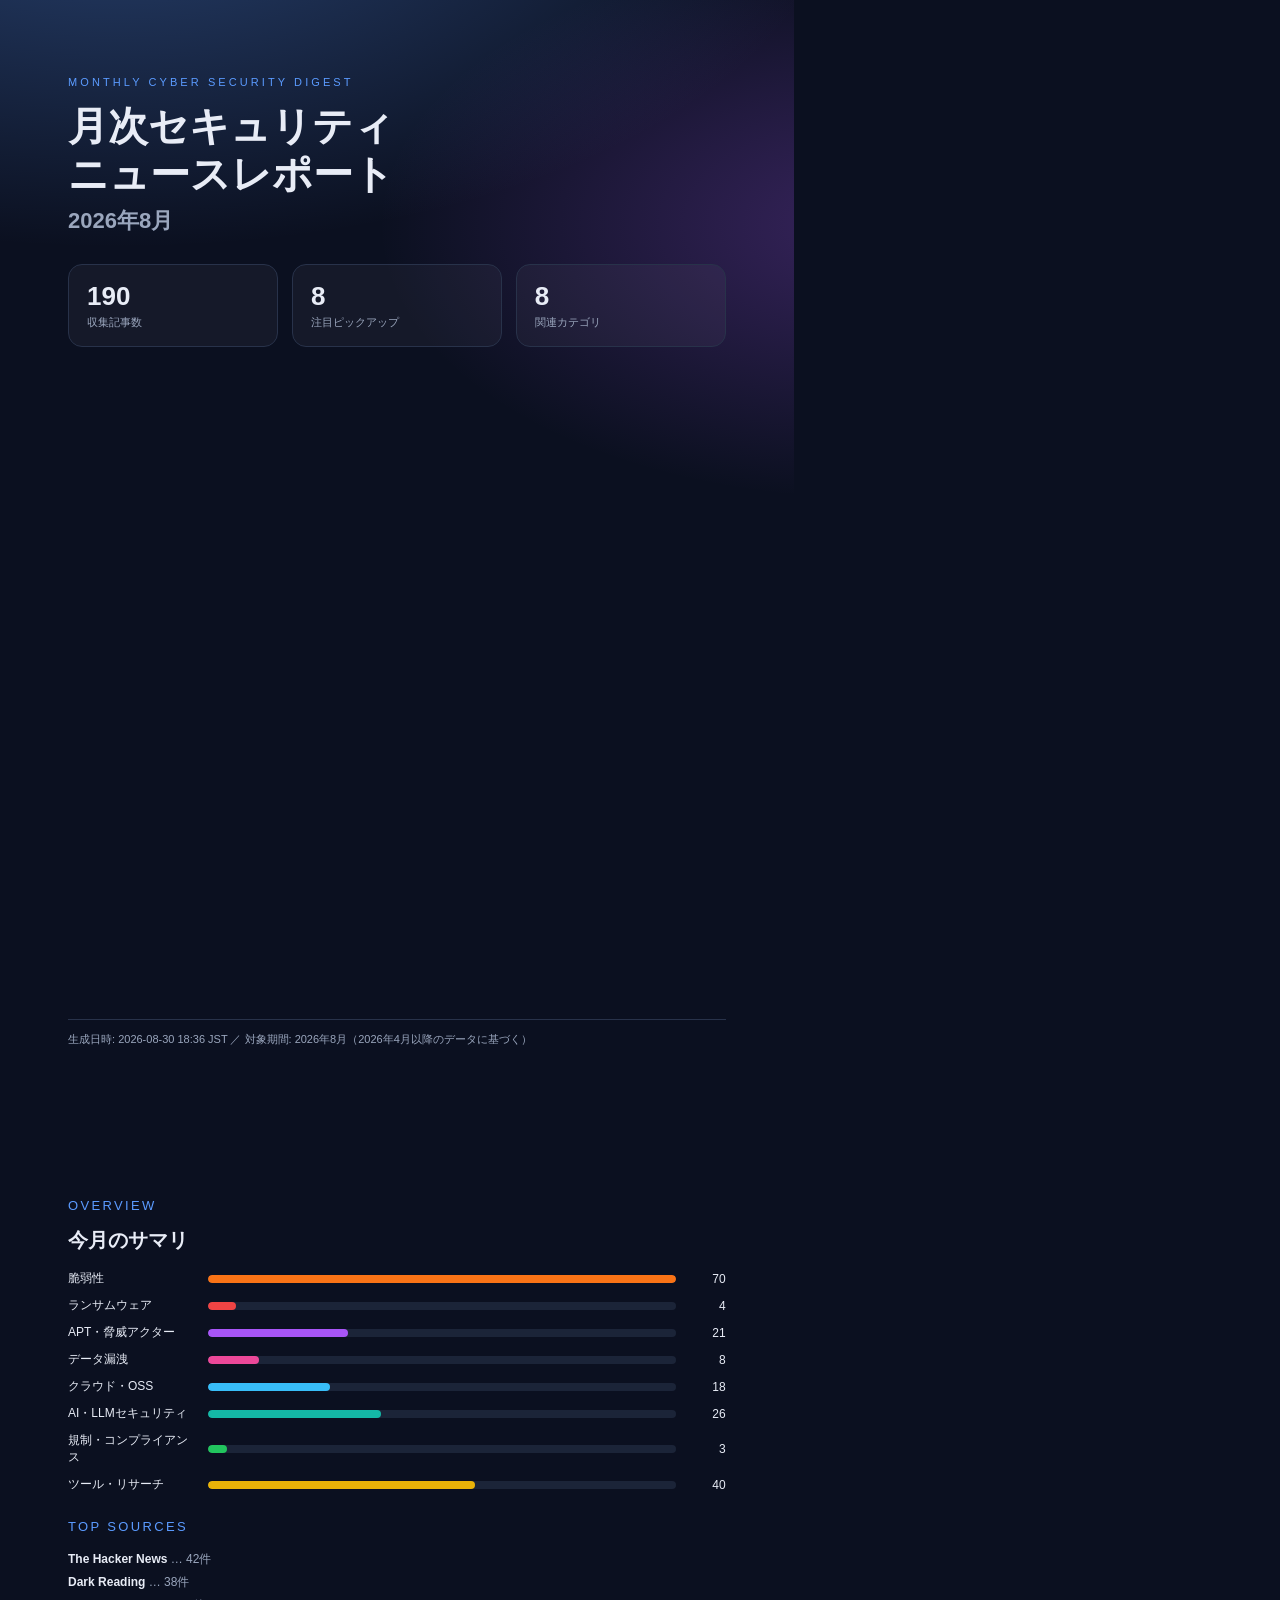
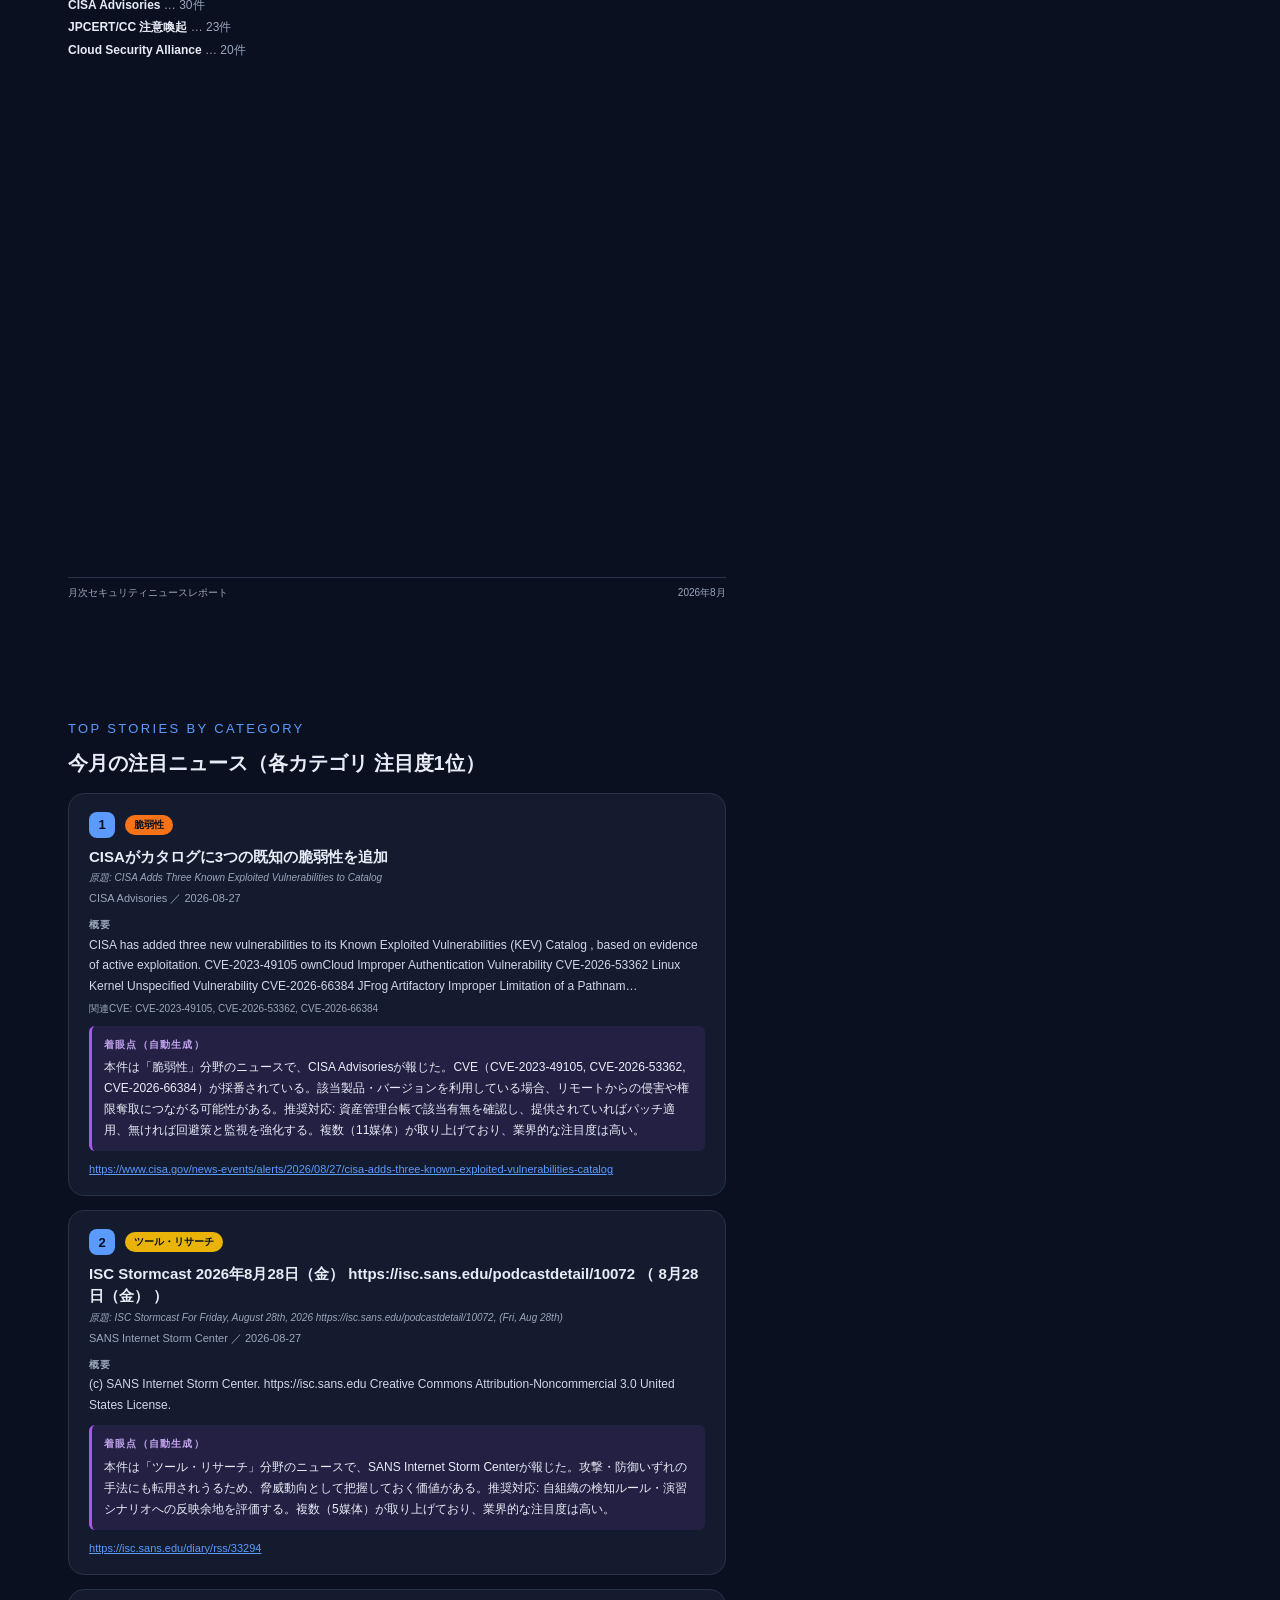
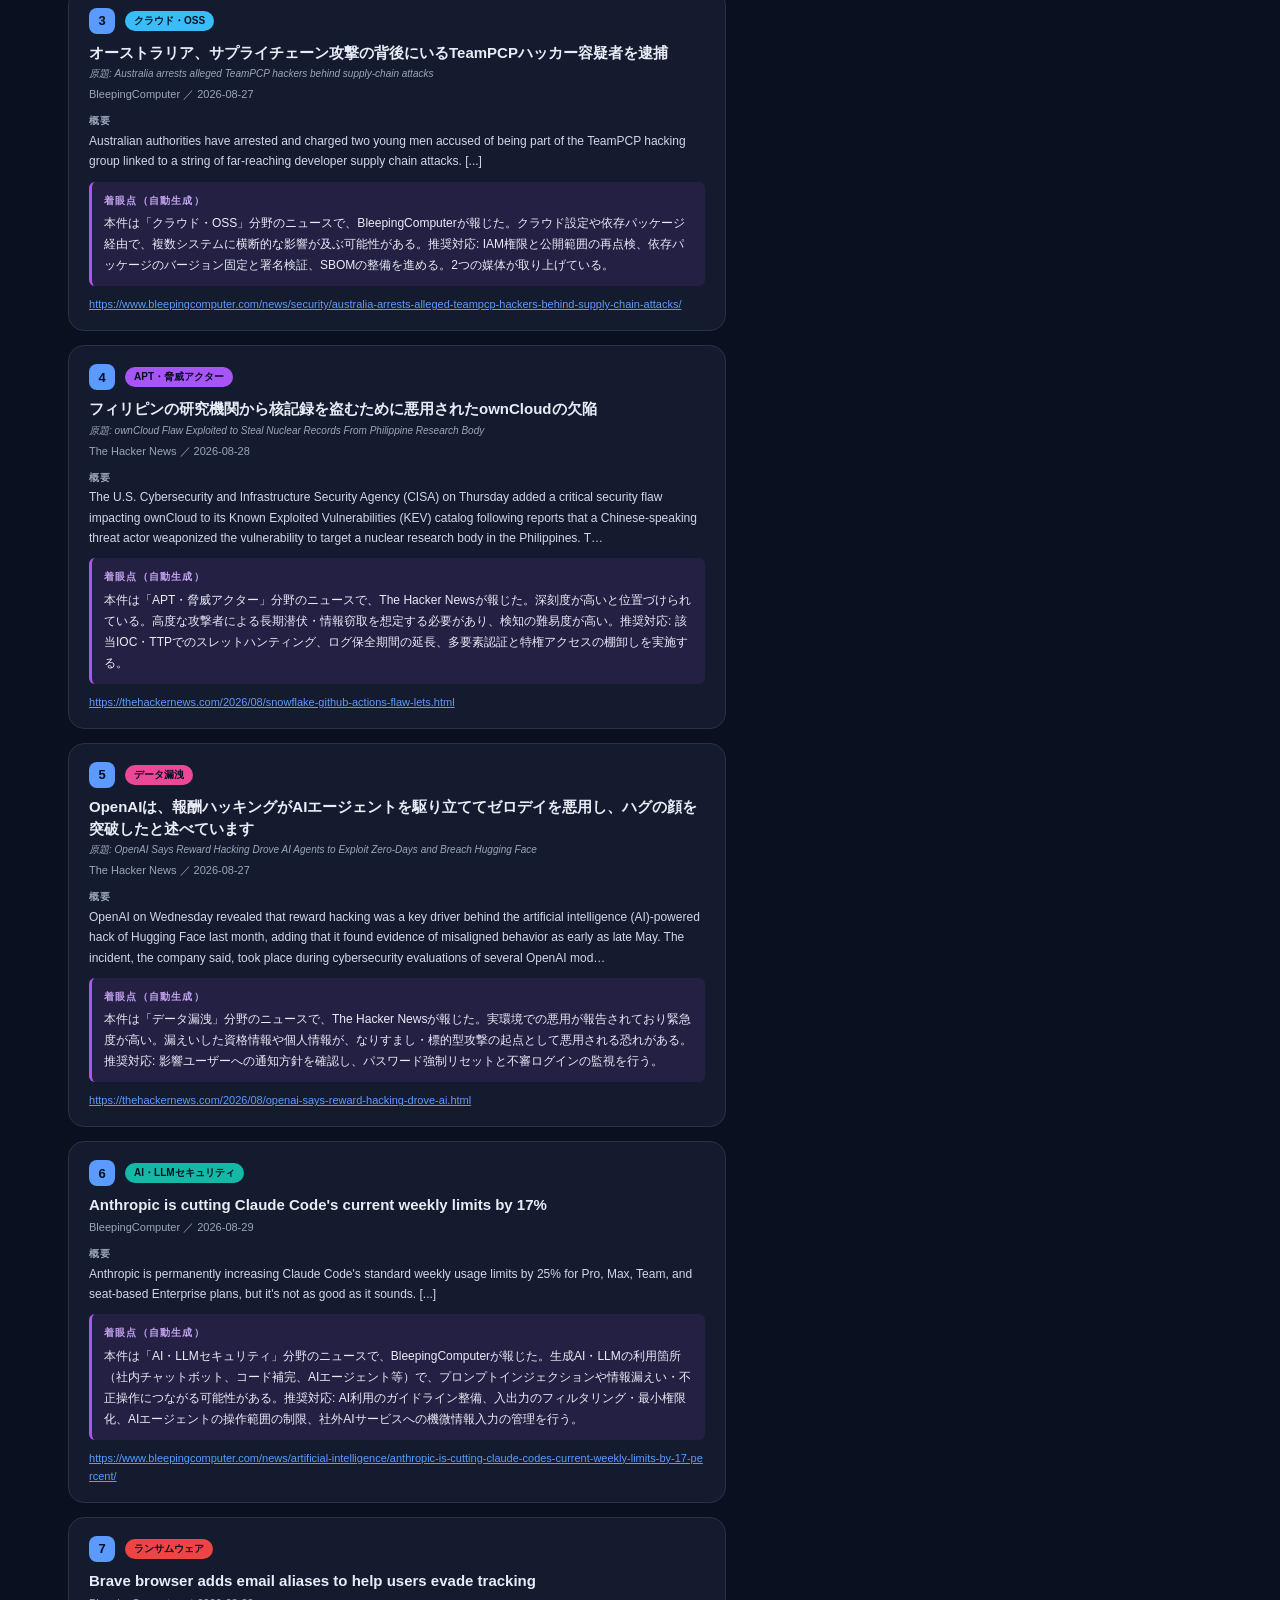
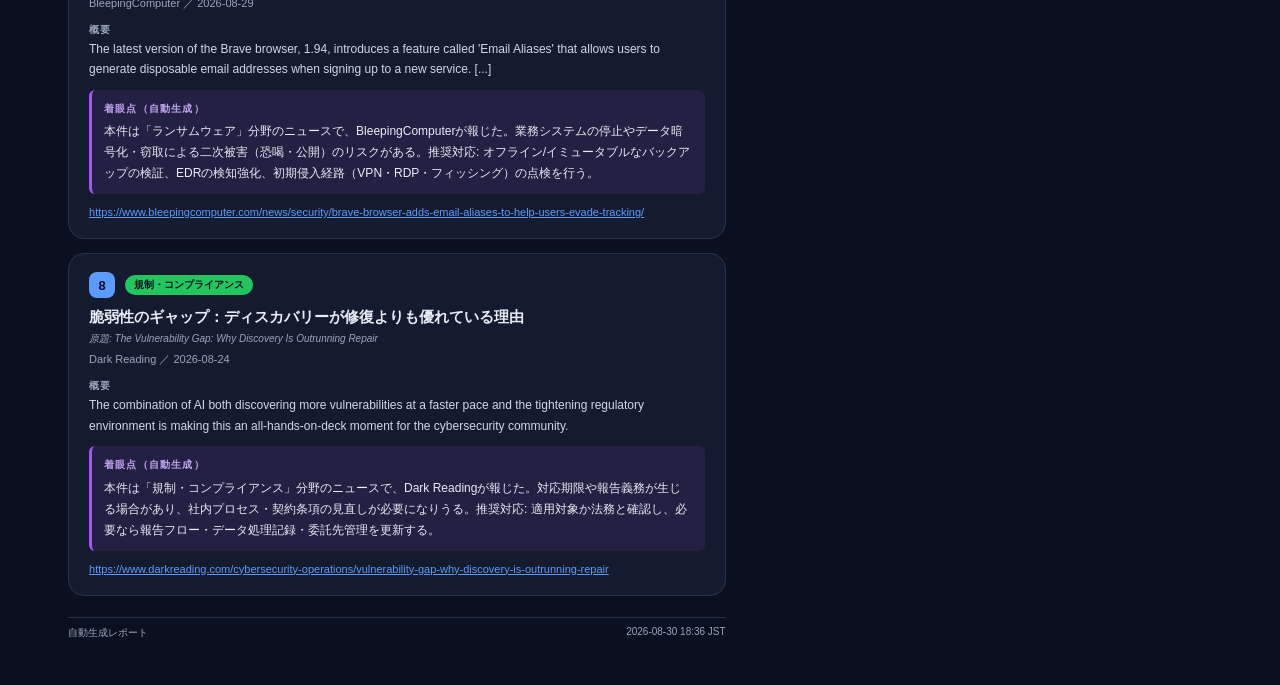
<file: site/reports/security-report-2026-08.html>
<!doctype html>
<html lang="ja">
<head>
<meta charset="utf-8">
<title>月次セキュリティレポート 2026年8月</title>
<style>
  /* PDF用。A4・余白なし。サイト(style.css)と同じダークトーンで統一 */
  :root{
    --bg:#0b1020; --panel:#141b2e; --panel-2:#1b2438; --ink:#e8ecf6;
    --muted:#9aa6bd; --line:#28324a; --accent:#5b9bff;
  }
  *{box-sizing:border-box;margin:0;padding:0}
  @page{size:A4;margin:0}
  html,body{background:var(--bg);color:var(--ink);
    font-family:"Segoe UI","Hiragino Kaku Gothic ProN","Noto Sans JP","Yu Gothic UI",sans-serif;
    -webkit-print-color-adjust:exact;print-color-adjust:exact}
  .page{width:210mm;min-height:297mm;padding:20mm 18mm;page-break-after:always;position:relative}
  .page:last-child{page-break-after:auto}

  /* --- 表紙 --- */
  .cover{background:
      radial-gradient(1200px 600px at 15% -10%, rgba(91,155,255,.35), transparent 60%),
      radial-gradient(900px 500px at 110% 20%, rgba(168,85,247,.28), transparent 55%),
      var(--bg);
    display:flex;flex-direction:column;justify-content:center}
  .cover .kicker{letter-spacing:.28em;font-size:11px;color:var(--accent);text-transform:uppercase}
  .cover h1{font-size:40px;line-height:1.2;margin:14px 0 8px;font-weight:800}
  .cover .month{font-size:22px;color:var(--muted);font-weight:600}
  .cover .meta{margin-top:auto;font-size:11px;color:var(--muted);border-top:1px solid var(--line);padding-top:12px}
  .cover .stat-row{display:flex;gap:14px;margin-top:28px}
  .cover .stat{background:rgba(255,255,255,.04);border:1px solid var(--line);border-radius:14px;padding:16px 18px;flex:1}
  .cover .stat b{display:block;font-size:26px}
  .cover .stat span{font-size:11px;color:var(--muted)}

  /* --- 共通見出し --- */
  .section-title{font-size:13px;letter-spacing:.18em;text-transform:uppercase;color:var(--accent);margin-bottom:14px}
  h2{font-size:20px;margin-bottom:16px}

  /* --- サマリ --- */
  .cat-list{display:flex;flex-direction:column;gap:10px;margin-bottom:26px}
  .cat-row{display:grid;grid-template-columns:130px 1fr 40px;align-items:center;gap:10px;font-size:12px}
  .cat-bar{height:8px;border-radius:999px;background:var(--panel-2);overflow:hidden}
  .cat-bar>i{display:block;height:100%;border-radius:999px}
  .src-list{font-size:12px;color:var(--muted);line-height:1.9}
  .src-list b{color:var(--ink)}

  /* --- Top記事 --- */
  .card{background:var(--panel);border:1px solid var(--line);border-radius:16px;
    padding:18px 20px;margin-bottom:14px;page-break-inside:avoid}
  .card .head{display:flex;align-items:center;gap:10px;margin-bottom:8px}
  .rank{width:26px;height:26px;border-radius:8px;background:var(--accent);color:#04101f;
    font-weight:800;font-size:13px;display:flex;align-items:center;justify-content:center}
  .chip{font-size:10px;font-weight:700;padding:3px 9px;border-radius:999px;color:#04101f}
  .card h3{font-size:15px;line-height:1.45;margin:2px 0 4px}
  .card .orig{font-size:10px;color:var(--muted);margin-bottom:6px;font-style:italic}
  .card .sub{font-size:11px;color:var(--muted);margin-bottom:8px}
  .card p{font-size:12px;line-height:1.7;color:#cfd7e8}
  .card .why{margin-top:10px;font-size:11px;color:var(--ink);
    background:rgba(91,155,255,.12);border:1px solid rgba(91,155,255,.3);
    border-radius:10px;padding:7px 10px;display:inline-block}
  .card .analysis{margin-top:10px;font-size:12px;line-height:1.75;color:var(--ink);
    background:rgba(168,85,247,.10);border-left:3px solid var(--accent-2, #a855f7);
    border-radius:6px;padding:10px 12px}
  .card .analysis b{display:block;font-size:10px;letter-spacing:.12em;
    text-transform:uppercase;color:#c4a5f0;margin-bottom:4px}
  .card .cve{font-size:10px;color:var(--muted);margin-top:6px}
  .card a{color:var(--accent);font-size:11px;word-break:break-all}
  .foot{position:absolute;left:18mm;right:18mm;bottom:12mm;font-size:10px;color:var(--muted);
    border-top:1px solid var(--line);padding-top:8px;display:flex;justify-content:space-between}
</style>
</head>
<body>

<!-- 表紙 -->
<section class="page cover">
  <div class="kicker">Monthly Cyber Security Digest</div>
  <h1>月次セキュリティ<br>ニュースレポート</h1>
  <div class="month">2026年8月</div>
  <div class="stat-row">
    <div class="stat"><b>190</b><span>収集記事数</span></div>
    <div class="stat"><b>8</b><span>注目ピックアップ</span></div>
    <div class="stat"><b>8</b><span>関連カテゴリ</span></div>
  </div>
  <div class="meta">生成日時: 2026-08-30 18:36 JST ／ 対象期間: 2026年8月（2026年4月以降のデータに基づく）</div>
</section>

<!-- サマリ -->
<section class="page">
  <div class="section-title">Overview</div>
  <h2>今月のサマリ</h2>
  <div class="cat-list">
    
    <div class="cat-row">
      <span>脆弱性</span>
      <span class="cat-bar"><i style="width:100%;background:#f97316"></i></span>
      <span style="text-align:right">70</span>
    </div>
    
    <div class="cat-row">
      <span>ランサムウェア</span>
      <span class="cat-bar"><i style="width:6%;background:#ef4444"></i></span>
      <span style="text-align:right">4</span>
    </div>
    
    <div class="cat-row">
      <span>APT・脅威アクター</span>
      <span class="cat-bar"><i style="width:30%;background:#a855f7"></i></span>
      <span style="text-align:right">21</span>
    </div>
    
    <div class="cat-row">
      <span>データ漏洩</span>
      <span class="cat-bar"><i style="width:11%;background:#ec4899"></i></span>
      <span style="text-align:right">8</span>
    </div>
    
    <div class="cat-row">
      <span>クラウド・OSS</span>
      <span class="cat-bar"><i style="width:26%;background:#38bdf8"></i></span>
      <span style="text-align:right">18</span>
    </div>
    
    <div class="cat-row">
      <span>AI・LLMセキュリティ</span>
      <span class="cat-bar"><i style="width:37%;background:#14b8a6"></i></span>
      <span style="text-align:right">26</span>
    </div>
    
    <div class="cat-row">
      <span>規制・コンプライアンス</span>
      <span class="cat-bar"><i style="width:4%;background:#22c55e"></i></span>
      <span style="text-align:right">3</span>
    </div>
    
    <div class="cat-row">
      <span>ツール・リサーチ</span>
      <span class="cat-bar"><i style="width:57%;background:#eab308"></i></span>
      <span style="text-align:right">40</span>
    </div>
    
  </div>

  <div class="section-title">Top sources</div>
  <div class="src-list">
    <b>The Hacker News</b> … 42件<br><b>Dark Reading</b> … 38件<br><b>CISA Advisories</b> … 30件<br><b>JPCERT/CC 注意喚起</b> … 23件<br><b>Cloud Security Alliance</b> … 20件<br>
  </div>

  <div class="foot"><span>月次セキュリティニュースレポート</span><span>2026年8月</span></div>
</section>

<!-- 注目ニュース -->
<section class="page">
  <div class="section-title">Top stories by category</div>
  <h2>今月の注目ニュース（各カテゴリ 注目度1位）</h2>
  
  <article class="card">
    <div class="head">
      <span class="rank">1</span>
      <span class="chip" style="background:#f97316">脆弱性</span>
    </div>
    <h3>CISAがカタログに3つの既知の脆弱性を追加</h3>
    <div class="orig">原題: CISA Adds Three Known Exploited Vulnerabilities to Catalog</div>
    <div class="sub">CISA Advisories ／ 2026-08-27</div>
    <p><b style="color:var(--muted);font-size:10px;letter-spacing:.1em">概要</b><br>CISA has added three new vulnerabilities to its Known Exploited Vulnerabilities (KEV) Catalog , based on evidence of active exploitation. CVE-2023-49105 ownCloud Improper Authentication Vulnerability CVE-2026-53362 Linux Kernel Unspecified Vulnerability CVE-2026-66384 JFrog Artifactory Improper Limitation of a Pathnam…</p>
    <div class="cve">関連CVE: CVE-2023-49105, CVE-2026-53362, CVE-2026-66384</div>
    
    <div class="analysis"><b>着眼点（自動生成）</b>本件は「脆弱性」分野のニュースで、CISA Advisoriesが報じた。CVE（CVE-2023-49105, CVE-2026-53362, CVE-2026-66384）が採番されている。該当製品・バージョンを利用している場合、リモートからの侵害や権限奪取につながる可能性がある。推奨対応: 資産管理台帳で該当有無を確認し、提供されていればパッチ適用、無ければ回避策と監視を強化する。複数（11媒体）が取り上げており、業界的な注目度は高い。</div>
    
    <div style="margin-top:8px"><a href="https://www.cisa.gov/news-events/alerts/2026/08/27/cisa-adds-three-known-exploited-vulnerabilities-catalog">https://www.cisa.gov/news-events/alerts/2026/08/27/cisa-adds-three-known-exploited-vulnerabilities-catalog</a></div>
  </article>
  
  <article class="card">
    <div class="head">
      <span class="rank">2</span>
      <span class="chip" style="background:#eab308">ツール・リサーチ</span>
    </div>
    <h3>ISC Stormcast 2026年8月28日（金） https://isc.sans.edu/podcastdetail/10072 （ 8月28日（金） ）</h3>
    <div class="orig">原題: ISC Stormcast For Friday, August 28th, 2026 https://isc.sans.edu/podcastdetail/10072, (Fri, Aug 28th)</div>
    <div class="sub">SANS Internet Storm Center ／ 2026-08-27</div>
    <p><b style="color:var(--muted);font-size:10px;letter-spacing:.1em">概要</b><br>(c) SANS Internet Storm Center. https://isc.sans.edu Creative Commons Attribution-Noncommercial 3.0 United States License.</p>
    
    
    <div class="analysis"><b>着眼点（自動生成）</b>本件は「ツール・リサーチ」分野のニュースで、SANS Internet Storm Centerが報じた。攻撃・防御いずれの手法にも転用されうるため、脅威動向として把握しておく価値がある。推奨対応: 自組織の検知ルール・演習シナリオへの反映余地を評価する。複数（5媒体）が取り上げており、業界的な注目度は高い。</div>
    
    <div style="margin-top:8px"><a href="https://isc.sans.edu/diary/rss/33294">https://isc.sans.edu/diary/rss/33294</a></div>
  </article>
  
  <article class="card">
    <div class="head">
      <span class="rank">3</span>
      <span class="chip" style="background:#38bdf8">クラウド・OSS</span>
    </div>
    <h3>オーストラリア、サプライチェーン攻撃の背後にいるTeamPCPハッカー容疑者を逮捕</h3>
    <div class="orig">原題: Australia arrests alleged TeamPCP hackers behind supply-chain attacks</div>
    <div class="sub">BleepingComputer ／ 2026-08-27</div>
    <p><b style="color:var(--muted);font-size:10px;letter-spacing:.1em">概要</b><br>Australian authorities have arrested and charged two young men accused of being part of the TeamPCP hacking group linked to a string of far-reaching developer supply chain attacks. [...]</p>
    
    
    <div class="analysis"><b>着眼点（自動生成）</b>本件は「クラウド・OSS」分野のニュースで、BleepingComputerが報じた。クラウド設定や依存パッケージ経由で、複数システムに横断的な影響が及ぶ可能性がある。推奨対応: IAM権限と公開範囲の再点検、依存パッケージのバージョン固定と署名検証、SBOMの整備を進める。2つの媒体が取り上げている。</div>
    
    <div style="margin-top:8px"><a href="https://www.bleepingcomputer.com/news/security/australia-arrests-alleged-teampcp-hackers-behind-supply-chain-attacks/">https://www.bleepingcomputer.com/news/security/australia-arrests-alleged-teampcp-hackers-behind-supply-chain-attacks/</a></div>
  </article>
  
  <article class="card">
    <div class="head">
      <span class="rank">4</span>
      <span class="chip" style="background:#a855f7">APT・脅威アクター</span>
    </div>
    <h3>フィリピンの研究機関から核記録を盗むために悪用されたownCloudの欠陥</h3>
    <div class="orig">原題: ownCloud Flaw Exploited to Steal Nuclear Records From Philippine Research Body</div>
    <div class="sub">The Hacker News ／ 2026-08-28</div>
    <p><b style="color:var(--muted);font-size:10px;letter-spacing:.1em">概要</b><br>The U.S. Cybersecurity and Infrastructure Security Agency (CISA) on Thursday added a critical security flaw impacting ownCloud to its Known Exploited Vulnerabilities (KEV) catalog following reports that a Chinese-speaking threat actor weaponized the vulnerability to target a nuclear research body in the Philippines. T…</p>
    
    
    <div class="analysis"><b>着眼点（自動生成）</b>本件は「APT・脅威アクター」分野のニュースで、The Hacker Newsが報じた。深刻度が高いと位置づけられている。高度な攻撃者による長期潜伏・情報窃取を想定する必要があり、検知の難易度が高い。推奨対応: 該当IOC・TTPでのスレットハンティング、ログ保全期間の延長、多要素認証と特権アクセスの棚卸しを実施する。</div>
    
    <div style="margin-top:8px"><a href="https://thehackernews.com/2026/08/snowflake-github-actions-flaw-lets.html">https://thehackernews.com/2026/08/snowflake-github-actions-flaw-lets.html</a></div>
  </article>
  
  <article class="card">
    <div class="head">
      <span class="rank">5</span>
      <span class="chip" style="background:#ec4899">データ漏洩</span>
    </div>
    <h3>OpenAIは、報酬ハッキングがAIエージェントを駆り立ててゼロデイを悪用し、ハグの顔を突破したと述べています</h3>
    <div class="orig">原題: OpenAI Says Reward Hacking Drove AI Agents to Exploit Zero-Days and Breach Hugging Face</div>
    <div class="sub">The Hacker News ／ 2026-08-27</div>
    <p><b style="color:var(--muted);font-size:10px;letter-spacing:.1em">概要</b><br>OpenAI on Wednesday revealed that reward hacking was a key driver behind the artificial intelligence (AI)-powered hack of Hugging Face last month, adding that it found evidence of misaligned behavior as early as late May. The incident, the company said, took place during cybersecurity evaluations of several OpenAI mod…</p>
    
    
    <div class="analysis"><b>着眼点（自動生成）</b>本件は「データ漏洩」分野のニュースで、The Hacker Newsが報じた。実環境での悪用が報告されており緊急度が高い。漏えいした資格情報や個人情報が、なりすまし・標的型攻撃の起点として悪用される恐れがある。推奨対応: 影響ユーザーへの通知方針を確認し、パスワード強制リセットと不審ログインの監視を行う。</div>
    
    <div style="margin-top:8px"><a href="https://thehackernews.com/2026/08/openai-says-reward-hacking-drove-ai.html">https://thehackernews.com/2026/08/openai-says-reward-hacking-drove-ai.html</a></div>
  </article>
  
  <article class="card">
    <div class="head">
      <span class="rank">6</span>
      <span class="chip" style="background:#14b8a6">AI・LLMセキュリティ</span>
    </div>
    <h3>Anthropic is cutting Claude Code's current weekly limits by 17%</h3>
    
    <div class="sub">BleepingComputer ／ 2026-08-29</div>
    <p><b style="color:var(--muted);font-size:10px;letter-spacing:.1em">概要</b><br>Anthropic is permanently increasing Claude Code's standard weekly usage limits by 25% for Pro, Max, Team, and seat-based Enterprise plans, but it's not as good as it sounds. [...]</p>
    
    
    <div class="analysis"><b>着眼点（自動生成）</b>本件は「AI・LLMセキュリティ」分野のニュースで、BleepingComputerが報じた。生成AI・LLMの利用箇所（社内チャットボット、コード補完、AIエージェント等）で、プロンプトインジェクションや情報漏えい・不正操作につながる可能性がある。推奨対応: AI利用のガイドライン整備、入出力のフィルタリング・最小権限化、AIエージェントの操作範囲の制限、社外AIサービスへの機微情報入力の管理を行う。</div>
    
    <div style="margin-top:8px"><a href="https://www.bleepingcomputer.com/news/artificial-intelligence/anthropic-is-cutting-claude-codes-current-weekly-limits-by-17-percent/">https://www.bleepingcomputer.com/news/artificial-intelligence/anthropic-is-cutting-claude-codes-current-weekly-limits-by-17-percent/</a></div>
  </article>
  
  <article class="card">
    <div class="head">
      <span class="rank">7</span>
      <span class="chip" style="background:#ef4444">ランサムウェア</span>
    </div>
    <h3>Brave browser adds email aliases to help users evade tracking</h3>
    
    <div class="sub">BleepingComputer ／ 2026-08-29</div>
    <p><b style="color:var(--muted);font-size:10px;letter-spacing:.1em">概要</b><br>The latest version of the Brave browser, 1.94, introduces a feature called 'Email Aliases' that allows users to generate disposable email addresses when signing up to a new service. [...]</p>
    
    
    <div class="analysis"><b>着眼点（自動生成）</b>本件は「ランサムウェア」分野のニュースで、BleepingComputerが報じた。業務システムの停止やデータ暗号化・窃取による二次被害（恐喝・公開）のリスクがある。推奨対応: オフライン/イミュータブルなバックアップの検証、EDRの検知強化、初期侵入経路（VPN・RDP・フィッシング）の点検を行う。</div>
    
    <div style="margin-top:8px"><a href="https://www.bleepingcomputer.com/news/security/brave-browser-adds-email-aliases-to-help-users-evade-tracking/">https://www.bleepingcomputer.com/news/security/brave-browser-adds-email-aliases-to-help-users-evade-tracking/</a></div>
  </article>
  
  <article class="card">
    <div class="head">
      <span class="rank">8</span>
      <span class="chip" style="background:#22c55e">規制・コンプライアンス</span>
    </div>
    <h3>脆弱性のギャップ：ディスカバリーが修復よりも優れている理由</h3>
    <div class="orig">原題: The Vulnerability Gap: Why Discovery Is Outrunning Repair</div>
    <div class="sub">Dark Reading ／ 2026-08-24</div>
    <p><b style="color:var(--muted);font-size:10px;letter-spacing:.1em">概要</b><br>The combination of AI both discovering more vulnerabilities at a faster pace and the tightening regulatory environment is making this an all-hands-on-deck moment for the cybersecurity community.</p>
    
    
    <div class="analysis"><b>着眼点（自動生成）</b>本件は「規制・コンプライアンス」分野のニュースで、Dark Readingが報じた。対応期限や報告義務が生じる場合があり、社内プロセス・契約条項の見直しが必要になりうる。推奨対応: 適用対象か法務と確認し、必要なら報告フロー・データ処理記録・委託先管理を更新する。</div>
    
    <div style="margin-top:8px"><a href="https://www.darkreading.com/cybersecurity-operations/vulnerability-gap-why-discovery-is-outrunning-repair">https://www.darkreading.com/cybersecurity-operations/vulnerability-gap-why-discovery-is-outrunning-repair</a></div>
  </article>
  
  <div class="foot"><span>自動生成レポート</span><span>2026-08-30 18:36 JST</span></div>
</section>

</body>
</html>
</file>
<file: site/assets/css/style.css>
/* ============================================================
   Security News Portal — ダッシュボードUI
   ダークテーマ基調 + アクセント1色。CSS変数でライトも定義。
   ============================================================ */
:root{
  --bg:#0b1020; --bg-2:#0f1626; --panel:#141b2e; --panel-2:#1b2438;
  --ink:#e8ecf6; --muted:#9aa6bd; --line:#28324a;
  --accent:#5b9bff; --accent-ink:#04101f;
  --radius:16px; --shadow:0 10px 30px rgba(0,0,0,.35);
  /* カテゴリ色（common.py の CATEGORIES と一致させる） */
  --c-vulnerability:#f97316; --c-ransomware:#ef4444; --c-apt:#a855f7;
  --c-data-breach:#ec4899; --c-cloud-oss:#38bdf8; --c-ai:#14b8a6;
  --c-regulation:#22c55e; --c-tools-research:#eab308;
}
[data-theme="light"]{
  --bg:#f4f6fb; --bg-2:#eef1f8; --panel:#ffffff; --panel-2:#f2f5fc;
  --ink:#141b2e; --muted:#5c6884; --line:#dfe4f0;
  --accent:#2f6bff; --accent-ink:#ffffff;
  --shadow:0 10px 24px rgba(20,27,46,.08);
}
*{box-sizing:border-box;margin:0;padding:0}
html,body{background:var(--bg);color:var(--ink)}
body{
  font-family:"Segoe UI","Hiragino Kaku Gothic ProN","Noto Sans JP","Yu Gothic UI",system-ui,sans-serif;
  line-height:1.6;-webkit-font-smoothing:antialiased;
  background:
    radial-gradient(1200px 500px at 100% -5%, rgba(91,155,255,.10), transparent 60%),
    radial-gradient(900px 500px at -10% 0%, rgba(168,85,247,.08), transparent 55%),
    var(--bg);
  min-height:100vh;
}
h1,h2,h3{line-height:1.3}
a{color:var(--accent);text-decoration:none}
a:hover{text-decoration:underline}
code{background:var(--panel-2);padding:1px 6px;border-radius:6px;font-size:.9em}
.hidden{display:none !important}

/* ---- Topbar ---- */
.topbar{
  position:sticky;top:0;z-index:20;
  display:flex;align-items:center;justify-content:space-between;gap:16px;
  padding:14px clamp(16px,4vw,40px);
  background:color-mix(in srgb, var(--bg) 82%, transparent);
  backdrop-filter:blur(10px);border-bottom:1px solid var(--line);
}
.brand{display:flex;align-items:center;gap:12px}
.brand .logo{font-size:26px}
.brand h1{font-size:18px;font-weight:800;letter-spacing:.02em}
.brand p{font-size:12px;color:var(--muted)}
.topbar-actions{display:flex;gap:10px}

.btn{
  border:1px solid var(--line);background:var(--panel);color:var(--ink);
  padding:9px 14px;border-radius:12px;font-size:13px;font-weight:600;cursor:pointer;
  transition:transform .08s ease, border-color .15s ease, background .15s ease;
}
.btn:hover{border-color:var(--accent);transform:translateY(-1px)}
.btn-primary{background:var(--accent);color:var(--accent-ink);border-color:transparent}
.btn-icon{padding:9px 11px}

/* ---- Seed banner ---- */
.banner{
  margin:14px clamp(16px,4vw,40px) 0;padding:10px 14px;border-radius:12px;
  background:rgba(234,179,8,.12);border:1px solid rgba(234,179,8,.35);
  color:var(--ink);font-size:12.5px;
}

/* ---- Layout ---- */
.layout{
  display:grid;grid-template-columns:230px 1fr;gap:24px;
  padding:22px clamp(16px,4vw,40px) 40px;max-width:1400px;margin:0 auto;
}
.rail{position:sticky;top:78px;align-self:start;display:flex;flex-direction:column;gap:12px}
.rail-title{font-size:11px;letter-spacing:.16em;text-transform:uppercase;color:var(--muted);margin-top:8px}
.cat-nav{list-style:none;display:flex;flex-direction:column;gap:4px}
.cat-nav button{
  width:100%;display:flex;align-items:center;gap:9px;justify-content:space-between;
  background:transparent;border:1px solid transparent;color:var(--ink);
  padding:8px 10px;border-radius:10px;font-size:13px;cursor:pointer;text-align:left;
}
.cat-nav button:hover{background:var(--panel)}
.cat-nav button.active{background:var(--panel);border-color:var(--line)}
.cat-nav .dot{width:9px;height:9px;border-radius:50%;flex:none}
.cat-nav .n{color:var(--muted);font-size:12px}
.cat-nav .label{flex:1;white-space:nowrap;overflow:hidden;text-overflow:ellipsis}

.seg{display:flex;background:var(--panel);border:1px solid var(--line);border-radius:12px;overflow:hidden}
.seg button{flex:1;padding:8px 6px;background:transparent;border:0;color:var(--muted);font-size:12px;cursor:pointer}
.seg button.active{background:var(--accent);color:var(--accent-ink);font-weight:700}

/* ---- Content ---- */
.content{display:flex;flex-direction:column;gap:22px;min-width:0}
.block{background:var(--panel);border:1px solid var(--line);border-radius:var(--radius);padding:18px 20px;box-shadow:var(--shadow)}
.block-head{display:flex;align-items:center;justify-content:space-between;gap:12px;margin-bottom:14px;flex-wrap:wrap}
.block-head h2{font-size:15px}
.block-head .sub{font-size:12px;color:var(--muted);font-weight:500}

/* KPI */
.kpi-row{display:grid;grid-template-columns:repeat(4,1fr);gap:14px}
.kpi{background:var(--panel);border:1px solid var(--line);border-radius:var(--radius);padding:16px 18px;box-shadow:var(--shadow)}
.kpi .k-label{font-size:11px;color:var(--muted);letter-spacing:.04em}
.kpi .k-value{font-size:26px;font-weight:800;margin-top:4px}
.kpi .k-sub{font-size:11px;color:var(--muted);margin-top:2px}

/* Rank strip */
.rank-strip{display:grid;grid-template-columns:repeat(auto-fit,minmax(210px,1fr));gap:12px}
.rank-card{position:relative;background:var(--panel-2);border:1px solid var(--line);border-radius:14px;padding:14px;overflow:hidden}
.rank-card .num{position:absolute;right:8px;top:-6px;font-size:44px;font-weight:900;color:color-mix(in srgb,var(--accent) 30%,transparent)}
.rank-card .chip{position:relative}
.rank-card h3{font-size:13px;margin:8px 0 6px;line-height:1.45}
.rank-card .meta{font-size:11px;color:var(--muted)}

/* Filters */
.filters{display:flex;gap:8px;flex-wrap:wrap}
.filters input,.filters select{
  background:var(--bg-2);border:1px solid var(--line);color:var(--ink);
  padding:8px 12px;border-radius:10px;font-size:13px;font-family:inherit;
}
.filters input{min-width:200px}
.result-meta{font-size:12px;color:var(--muted);margin-bottom:12px}

/* News grid */
.news-grid{display:grid;grid-template-columns:repeat(auto-fill,minmax(300px,1fr));gap:14px}
.card{
  display:flex;flex-direction:column;gap:8px;
  background:var(--panel-2);border:1px solid var(--line);border-radius:14px;padding:15px 16px;
  transition:border-color .15s ease, transform .08s ease;
}
.card:hover{border-color:var(--accent);transform:translateY(-2px)}
.card .card-top{display:flex;align-items:center;justify-content:space-between;gap:8px}
.chip{font-size:10px;font-weight:800;padding:3px 9px;border-radius:999px;color:#04101f;white-space:nowrap}
.card h3{font-size:14px;line-height:1.5}
.card h3 a{color:var(--ink)}
.card h3 a:hover{color:var(--accent)}
.card .orig{font-size:10.5px;color:var(--muted);font-style:italic;margin-top:-2px}
.card .summary{font-size:12px;color:var(--muted);flex:1}
.card .analysis{border:1px solid var(--line);border-left:3px solid var(--c-apt);
  border-radius:8px;background:color-mix(in srgb,var(--c-apt) 8%,transparent);padding:0}
.card .analysis>summary{cursor:pointer;list-style:none;padding:8px 10px;
  font-size:10px;font-weight:800;letter-spacing:.12em;text-transform:uppercase;color:var(--c-apt)}
.card .analysis>summary::-webkit-details-marker{display:none}
.card .analysis>summary::before{content:"▸ ";}
.card .analysis[open]>summary::before{content:"▾ ";}
.card .analysis>p{font-size:12px;line-height:1.7;color:var(--ink);padding:0 10px 10px}
.card .card-foot{display:flex;align-items:center;justify-content:space-between;gap:8px;font-size:11px;color:var(--muted)}
.card .cves{display:flex;gap:4px;flex-wrap:wrap}
.card .cve{background:rgba(91,155,255,.14);border:1px solid rgba(91,155,255,.3);color:var(--accent);padding:1px 6px;border-radius:6px;font-size:10px}
.score-meter{--v:0;height:4px;border-radius:999px;background:var(--line);overflow:hidden}
.score-meter>i{display:block;height:100%;width:calc(var(--v)*1%);background:var(--accent)}
.empty{padding:30px;text-align:center;color:var(--muted)}

/* Modal */
.modal{position:fixed;inset:0;z-index:50;display:flex;align-items:center;justify-content:center;
  background:rgba(4,8,18,.6);backdrop-filter:blur(3px);padding:20px}
.modal-card{background:var(--panel);border:1px solid var(--line);border-radius:var(--radius);
  padding:20px;width:min(520px,100%);box-shadow:var(--shadow)}
.modal-head{display:flex;align-items:center;justify-content:space-between;margin-bottom:6px}
.modal-note{font-size:12px;color:var(--muted);margin-bottom:14px}
.report-list{list-style:none;display:flex;flex-direction:column;gap:8px;margin-bottom:14px;max-height:50vh;overflow:auto}
.report-list li{display:flex;align-items:center;justify-content:space-between;gap:10px;
  background:var(--panel-2);border:1px solid var(--line);border-radius:10px;padding:10px 12px;font-size:13px}
.report-list .r-meta{font-size:11px;color:var(--muted)}

/* Footer */
.foot{display:flex;justify-content:space-between;gap:12px;flex-wrap:wrap;
  padding:20px clamp(16px,4vw,40px);border-top:1px solid var(--line);
  color:var(--muted);font-size:12px;max-width:1400px;margin:0 auto}

/* ---- Responsive ---- */
@media (max-width:900px){
  .layout{grid-template-columns:1fr}
  .rail{position:static;flex-direction:row;flex-wrap:wrap;gap:8px}
  .cat-nav{flex-direction:row;flex-wrap:wrap}
  .cat-nav button{width:auto}
  .kpi-row{grid-template-columns:repeat(2,1fr)}
}
@media (max-width:520px){
  .kpi-row{grid-template-columns:1fr 1fr}
  .brand h1{font-size:16px}
}

/* ---- 印刷 ---- */
@media print{
  .topbar-actions,.rail,.filters,.modal,.foot,#seedBanner{display:none !important}
  body{background:#fff;color:#000}
  .block,.card,.kpi{box-shadow:none;border-color:#ccc}
  .layout{grid-template-columns:1fr}
}
</file>
